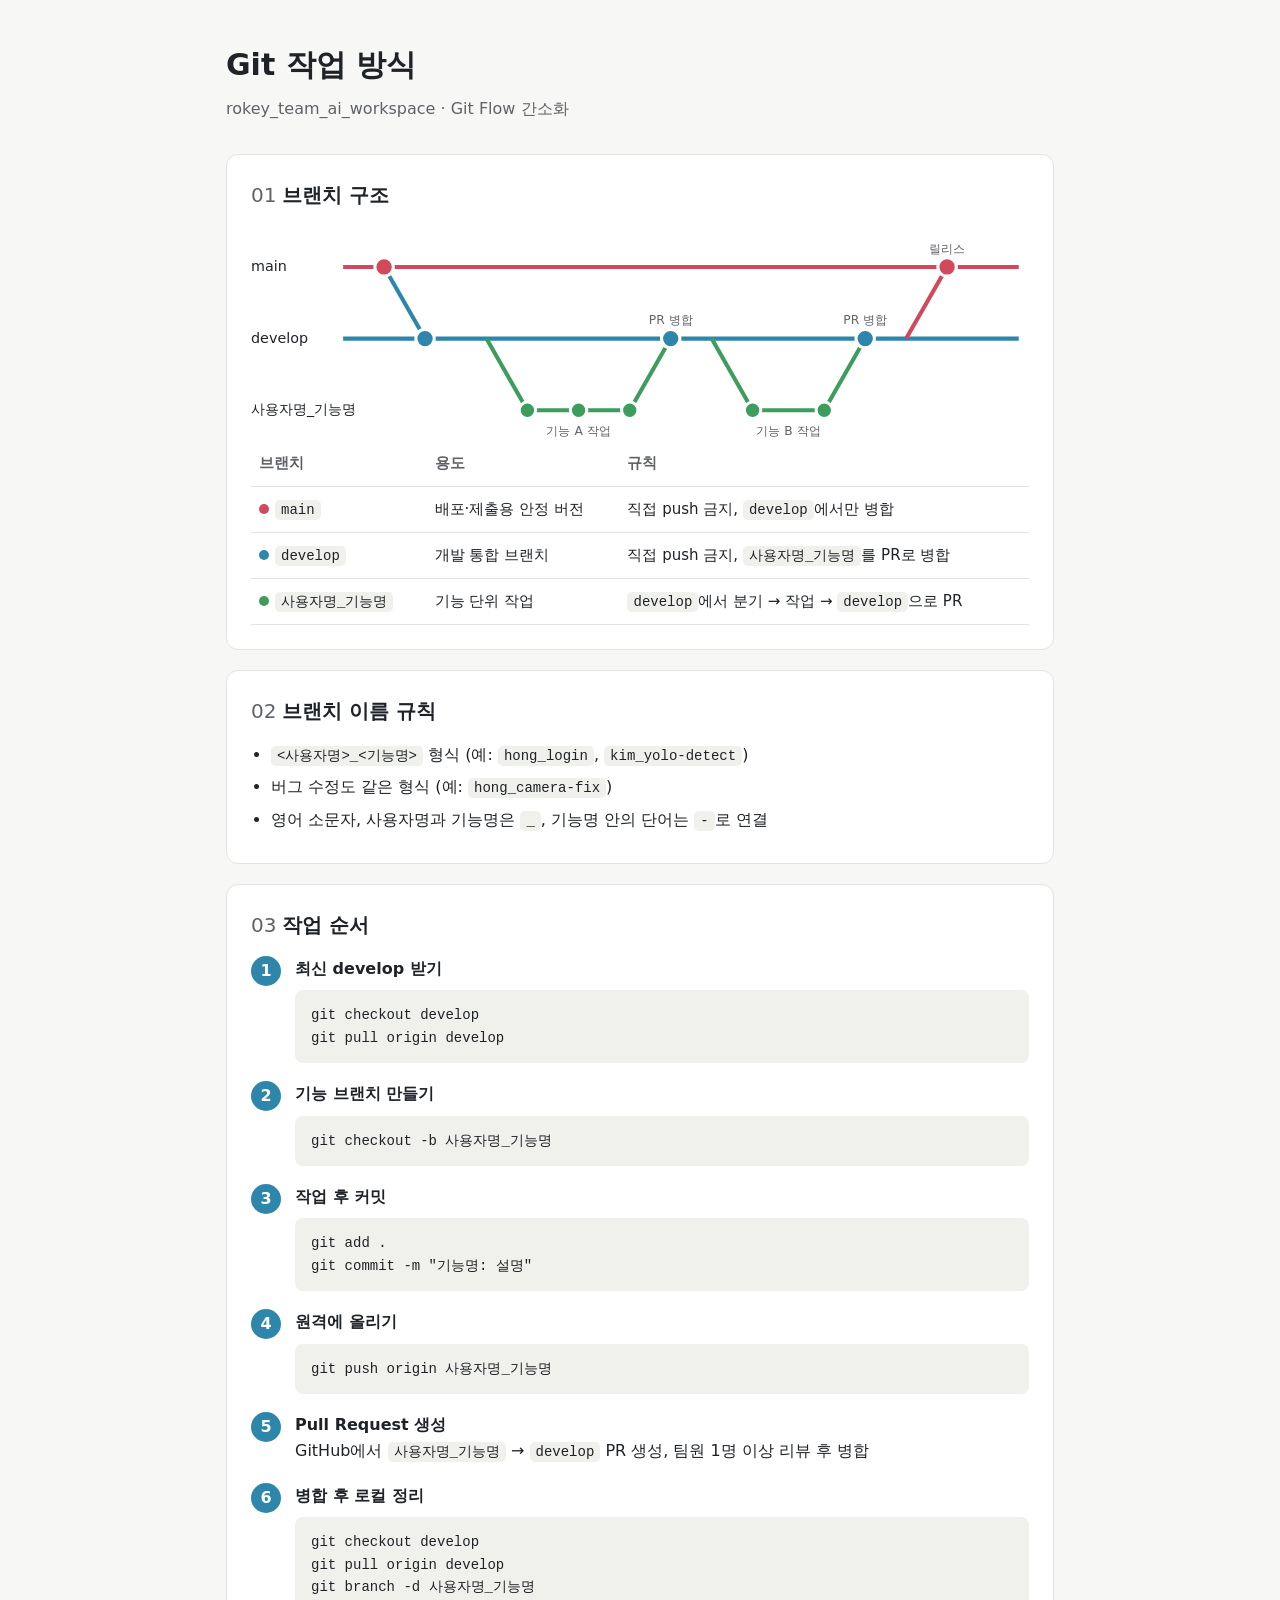
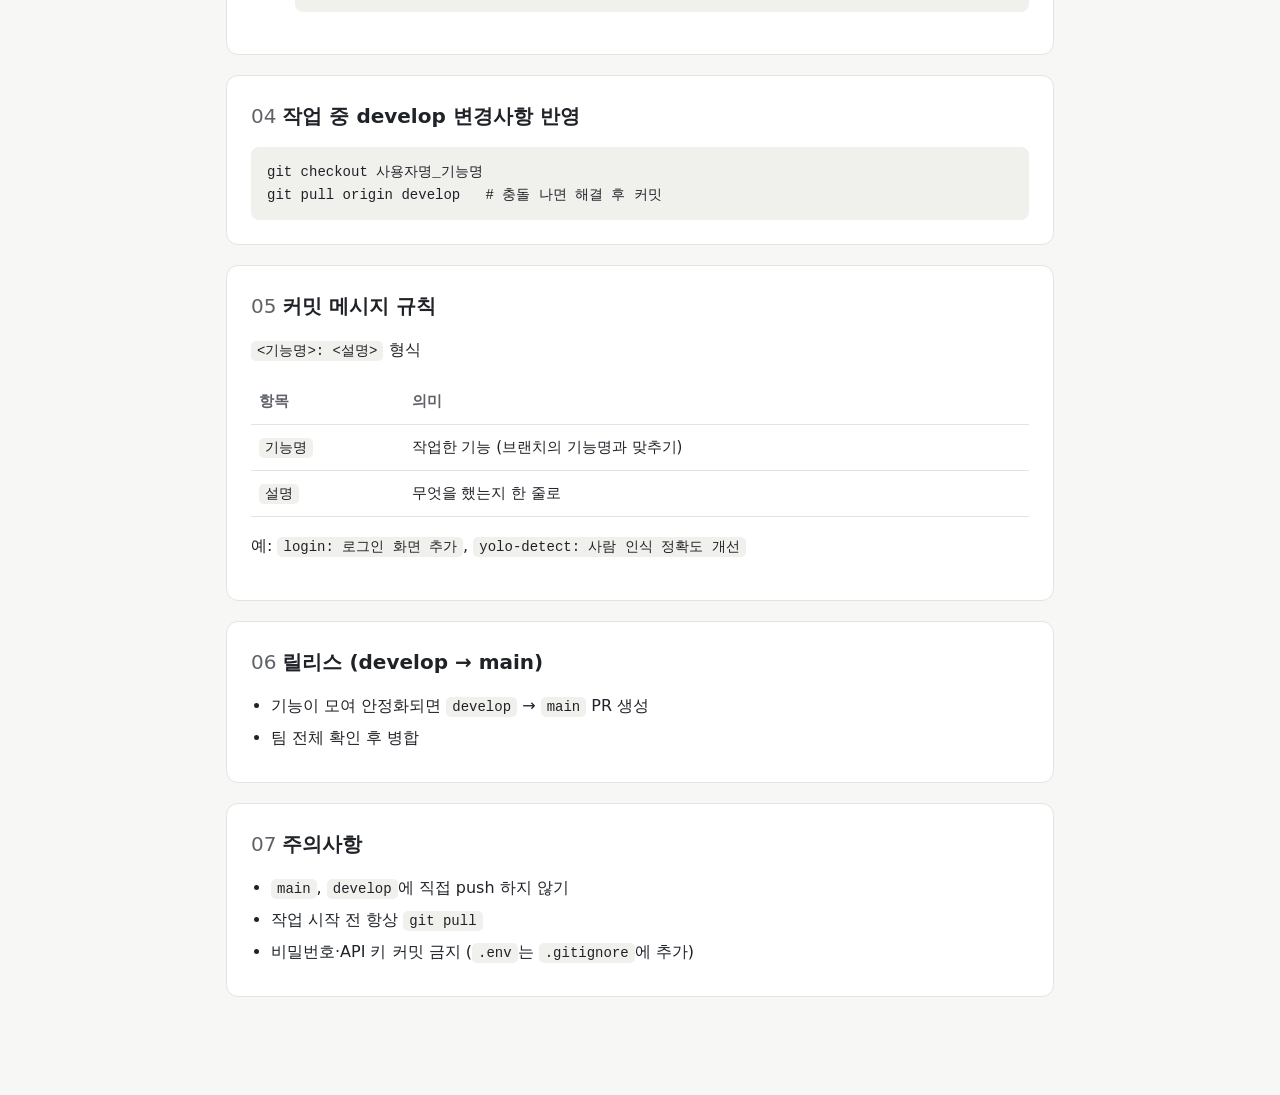
<file: docs/git-workflow.html>
<!doctype html>
<html lang="ko">
<head>
<meta charset="utf-8">
<meta name="viewport" content="width=device-width, initial-scale=1">
<title>Git 작업 방식</title>
<style>
:root {
  --bg: #f7f7f5; --card: #ffffff; --text: #1f2328; --muted: #5f6368; --line: #e3e3e0;
  --main: #d1495b; --dev: #2e86ab; --feat: #3c9d5d; --code-bg: #f0f0ec;
}
@media (prefers-color-scheme: dark) {
  :root { --bg: #16181c; --card: #1f2227; --text: #e8e8e6; --muted: #a0a4ab; --line: #33363c;
          --main: #ef6f7f; --dev: #5fb0d6; --feat: #6cc58a; --code-bg: #2a2d33; }
}
* { box-sizing: border-box; }
body { margin: 0; background: var(--bg); color: var(--text);
  font: 16px/1.65 "Pretendard", "Apple SD Gothic Neo", "Malgun Gothic", system-ui, sans-serif; }
main { max-width: 860px; margin: 0 auto; padding: 40px 16px 80px; }
h1 { font-size: 30px; margin: 0 0 6px; }
.sub { color: var(--muted); margin: 0 0 32px; }
section { background: var(--card); border: 1px solid var(--line); border-radius: 12px;
  padding: 24px; margin-bottom: 20px; }
h2 { font-size: 20px; margin: 0 0 14px; }
h2 .n { color: var(--muted); font-weight: 500; margin-right: 6px; }
table { width: 100%; border-collapse: collapse; font-size: 15px; }
th, td { text-align: left; padding: 10px 8px; border-bottom: 1px solid var(--line); vertical-align: top; }
th { color: var(--muted); font-weight: 600; }
code { background: var(--code-bg); padding: 2px 6px; border-radius: 5px; font-size: 14px;
  font-family: ui-monospace, Consolas, monospace; }
pre { background: var(--code-bg); padding: 14px 16px; border-radius: 8px; overflow-x: auto; margin: 8px 0 0;
  font: 14px/1.6 ui-monospace, Consolas, monospace; }
.dot { display: inline-block; width: 10px; height: 10px; border-radius: 50%; margin-right: 6px; }
.diagram { width: 100%; height: auto; display: block; }
ol.steps { list-style: none; padding: 0; margin: 0; counter-reset: s; }
ol.steps li { counter-increment: s; position: relative; padding: 0 0 18px 44px; }
ol.steps li::before { content: counter(s); position: absolute; left: 0; top: 0; width: 30px; height: 30px;
  border-radius: 50%; background: var(--dev); color: #fff; font-weight: 700; display: grid; place-items: center; }
ol.steps li b { display: block; }
ul.warn { margin: 0; padding-left: 20px; }
ul.warn li { margin-bottom: 6px; }
.table-wrap { overflow-x: auto; }
</style>
</head>
<body>
<main>
  <h1>Git 작업 방식</h1>
  <p class="sub">rokey_team_ai_workspace · Git Flow 간소화</p>

  <section>
    <h2><span class="n">01</span>브랜치 구조</h2>
    <svg class="diagram" viewBox="0 0 760 210" role="img" aria-label="main, develop, feature 브랜치 흐름도">
      <g font-size="14" font-family="system-ui, sans-serif" fill="var(--text)">
        <text x="0" y="44">main</text><text x="0" y="114">develop</text><text x="0" y="184">사용자명_기능명</text>
      </g>
      <g stroke-width="4" fill="none">
        <line x1="90" y1="40" x2="750" y2="40" stroke="var(--main)"/>
        <line x1="90" y1="110" x2="750" y2="110" stroke="var(--dev)"/>
        <path d="M130 40 L170 110" stroke="var(--dev)"/>
        <path d="M230 110 L270 180 L370 180 L410 110" stroke="var(--feat)"/>
        <path d="M450 110 L490 180 L560 180 L600 110" stroke="var(--feat)"/>
        <path d="M640 110 L680 40" stroke="var(--main)"/>
      </g>
      <g stroke="var(--card)" stroke-width="3">
        <circle cx="130" cy="40" r="9" fill="var(--main)"/><circle cx="680" cy="40" r="9" fill="var(--main)"/>
        <circle cx="170" cy="110" r="9" fill="var(--dev)"/><circle cx="410" cy="110" r="9" fill="var(--dev)"/>
        <circle cx="600" cy="110" r="9" fill="var(--dev)"/>
        <circle cx="270" cy="180" r="8" fill="var(--feat)"/><circle cx="320" cy="180" r="8" fill="var(--feat)"/>
        <circle cx="370" cy="180" r="8" fill="var(--feat)"/><circle cx="490" cy="180" r="8" fill="var(--feat)"/>
        <circle cx="560" cy="180" r="8" fill="var(--feat)"/>
      </g>
      <g font-size="12" font-family="system-ui, sans-serif" fill="var(--muted)" text-anchor="middle">
        <text x="320" y="204">기능 A 작업</text><text x="525" y="204">기능 B 작업</text>
        <text x="410" y="96">PR 병합</text><text x="600" y="96">PR 병합</text><text x="680" y="26">릴리스</text>
      </g>
    </svg>
    <div class="table-wrap">
    <table>
      <tr><th>브랜치</th><th>용도</th><th>규칙</th></tr>
      <tr><td><span class="dot" style="background:var(--main)"></span><code>main</code></td><td>배포·제출용 안정 버전</td><td>직접 push 금지, <code>develop</code>에서만 병합</td></tr>
      <tr><td><span class="dot" style="background:var(--dev)"></span><code>develop</code></td><td>개발 통합 브랜치</td><td>직접 push 금지, <code>사용자명_기능명</code>를 PR로 병합</td></tr>
      <tr><td><span class="dot" style="background:var(--feat)"></span><code>사용자명_기능명</code></td><td>기능 단위 작업</td><td><code>develop</code>에서 분기 → 작업 → <code>develop</code>으로 PR</td></tr>
    </table>
    </div>
  </section>

  <section>
    <h2><span class="n">02</span>브랜치 이름 규칙</h2>
    <ul class="warn">
      <li><code>&lt;사용자명&gt;_&lt;기능명&gt;</code> 형식 (예: <code>hong_login</code>, <code>kim_yolo-detect</code>)</li>
      <li>버그 수정도 같은 형식 (예: <code>hong_camera-fix</code>)</li>
      <li>영어 소문자, 사용자명과 기능명은 <code>_</code>, 기능명 안의 단어는 <code>-</code>로 연결</li>
    </ul>
  </section>

  <section>
    <h2><span class="n">03</span>작업 순서</h2>
    <ol class="steps">
      <li><b>최신 develop 받기</b><pre>git checkout develop
git pull origin develop</pre></li>
      <li><b>기능 브랜치 만들기</b><pre>git checkout -b 사용자명_기능명</pre></li>
      <li><b>작업 후 커밋</b><pre>git add .
git commit -m "기능명: 설명"</pre></li>
      <li><b>원격에 올리기</b><pre>git push origin 사용자명_기능명</pre></li>
      <li><b>Pull Request 생성</b>GitHub에서 <code>사용자명_기능명</code> → <code>develop</code> PR 생성, 팀원 1명 이상 리뷰 후 병합</li>
      <li><b>병합 후 로컬 정리</b><pre>git checkout develop
git pull origin develop
git branch -d 사용자명_기능명</pre></li>
    </ol>
  </section>

  <section>
    <h2><span class="n">04</span>작업 중 develop 변경사항 반영</h2>
    <pre>git checkout 사용자명_기능명
git pull origin develop   # 충돌 나면 해결 후 커밋</pre>
  </section>

  <section>
    <h2><span class="n">05</span>커밋 메시지 규칙</h2>
    <p style="margin-top:0"><code>&lt;기능명&gt;: &lt;설명&gt;</code> 형식</p>
    <table>
      <tr><th>항목</th><th>의미</th></tr>
      <tr><td><code>기능명</code></td><td>작업한 기능 (브랜치의 기능명과 맞추기)</td></tr>
      <tr><td><code>설명</code></td><td>무엇을 했는지 한 줄로</td></tr>
    </table>
    <p>예: <code>login: 로그인 화면 추가</code>, <code>yolo-detect: 사람 인식 정확도 개선</code></p>
  </section>

  <section>
    <h2><span class="n">06</span>릴리스 (develop → main)</h2>
    <ul class="warn">
      <li>기능이 모여 안정화되면 <code>develop</code> → <code>main</code> PR 생성</li>
      <li>팀 전체 확인 후 병합</li>
    </ul>
  </section>

  <section>
    <h2><span class="n">07</span>주의사항</h2>
    <ul class="warn">
      <li><code>main</code>, <code>develop</code>에 직접 push 하지 않기</li>
      <li>작업 시작 전 항상 <code>git pull</code></li>
      <li>비밀번호·API 키 커밋 금지 (<code>.env</code>는 <code>.gitignore</code>에 추가)</li>
    </ul>
  </section>
</main>
</body>
</html>
</file>
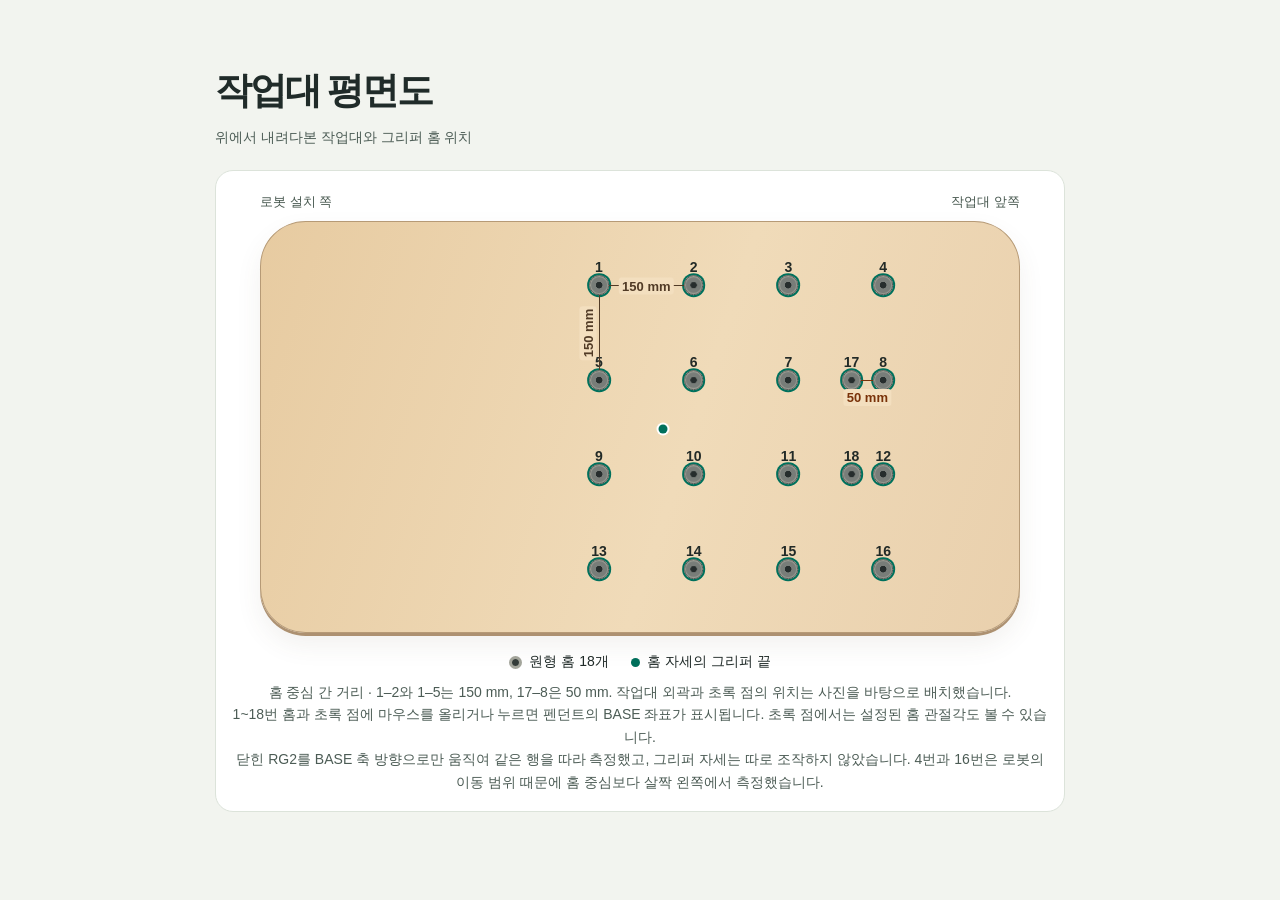
<file: docs/작업대 평면도.html>
<!doctype html>
<html lang="ko">
<head>
<meta charset="utf-8">
<meta name="viewport" content="width=device-width, initial-scale=1">
<title>작업대 평면도</title>
<style>
  :root { color-scheme: light; font-family: "Nanum Gothic", "Apple SD Gothic Neo", "Malgun Gothic", sans-serif; color: #202b29; background: #f2f4ef; }
  * { box-sizing: border-box; }
  body { margin: 0; }
  main { width: min(100% - 36px, 850px); margin: clamp(24px, 6vw, 66px) auto; }
  h1 { margin: 0 0 10px; font-size: clamp(24px, 4.5vw, 37px); letter-spacing: -.06em; }
  .intro, figcaption { color: #4c5c55; font-size: 14px; line-height: 1.6; }
  .intro { margin: 0 0 22px; }
  figure { margin: 0; background: #fff; border: 1px solid #dce3da; border-radius: 18px; padding: 22px 12px 18px; }
  .orientation { text-align: center; color: #45564d; font-size: 13px; }
  .board {
    position: relative; width: min(100% - 12px, 760px); aspect-ratio: 1200 / 650;
    margin: 10px auto 14px; border: 1px solid #b69a76; border-radius: 6% / 11%;
    background: linear-gradient(108deg,#e7cba1,#f0dbb9 56%,#e9d0ad);
    box-shadow: 0 3px 0 #ad9171, 0 12px 26px #5b493314;
  }
  .hole, .home { position: absolute; left: var(--x); top: var(--y); transform: translate(-50%, -50%); border-radius: 50%; }
  .hole { width: 2.6%; aspect-ratio: 1; border: 1px solid #55595a; background: radial-gradient(circle,#262d2d 0 24%,#787d79 28% 58%,#b0b0a4 74%); }
  .hole b { z-index: 1; position: absolute; left: 50%; bottom: calc(100% + 2px); transform: translateX(-50%); color: #222a27; font-size: clamp(9px, 1.8vw, 14px); line-height: 1; }
  button.hole, button.home { padding: 0; cursor: pointer; }
  .measured { box-shadow: 0 0 0 2px #00705c; }
  .measured::after { content: ""; position: absolute; inset: -4px -5px; }
  .measured:focus-visible { outline: 2px solid #00705c; outline-offset: 4px; }
  .reading { position: fixed; z-index: 5; pointer-events: none; max-width: calc(100vw - 16px); padding: 10px 12px; border-radius: 8px; background: #202b29; color: #fff; box-shadow: 0 4px 16px #0003; font-size: 13px; line-height: 1.55; font-variant-numeric: tabular-nums; }
  .reading strong, .reading span { display: block; }
  .reading span { white-space: nowrap; }
  .home { width: 9px; height: 9px; border: 0; background: #00705c; box-shadow: 0 0 0 2px #fff; }
  .home::after { inset: -7px; }
  .ends { display: flex; justify-content: space-between; width: min(100% - 12px, 760px); margin: auto; }
  .dim { position: absolute; color: #513b26; border-color: currentColor; border-style: solid; border-width: 0; }
  .dim.horizontal { left: calc(var(--start) + 1.3%); top: var(--offset); width: calc(var(--length) - 2.6%); height: 0; border-width: 1px 1px 0; }
  .dim.vertical { left: var(--offset); top: calc(var(--start) + 2.4%); width: 0; height: calc(var(--length) - 4.8%); border-width: 1px 0 1px 1px; }
  .dim span { background: #f3dfbf; border-radius: 3px; padding: 1px 3px; position: absolute; font-size: clamp(10px, 2.5vw, 13px); font-variant-numeric: tabular-nums; font-weight: 700; white-space: nowrap; }
  .horizontal span { left: 50%; top: 0; transform: translate(-50%, -50%); }
  .vertical span { left: -12px; top: 50%; transform: translate(-50%, -50%) rotate(-90deg); }
  .dim.small { color: #793209; }
  .small span { top: 8px; transform: translateX(-50%); }
  .legend { display: flex; flex-wrap: wrap; justify-content: center; gap: 10px 22px; margin: 20px 0 0; font-size: 14px; }
  .legend span { display: inline-flex; align-items: center; gap: 7px; }
  .key-hole, .key-home { display: inline-block; border-radius: 50%; }
  .key-hole { width: 13px; height: 13px; background: #898e86; border: 3px solid #a4a69c; box-shadow: inset 0 0 0 4px #343d3a; }
  .key-home { width: 9px; height: 9px; background: #00705c; }
  figcaption { margin: 10px auto 0; text-align: center; }
  @media print { body { background: white; } main { margin: 0 auto; } figure { break-inside: avoid; } * { print-color-adjust: exact; } }
</style>
</head>
<body>
<main>
  <h1>작업대 평면도</h1>
  <p class="intro">위에서 내려다본 작업대와 그리퍼 홈 위치</p>
  <figure>
    <div class="ends orientation"><span>로봇 설치 쪽</span><span>작업대 앞쪽</span></div>
    <div class="board" role="group" aria-label="가로 작업대. 원형 홈 18개. 1번과 2번, 1번과 5번의 중심 간격은 150 mm. 17번과 8번의 중심 간격은 50 mm. 초록 점은 홈 자세의 그리퍼 끝.">
      <button type="button" class="hole measured" style="--x:44.583333%;--y:15.384615%" aria-label="1번 홈" data-position="X 275.26 · Y 224.15 · Z 34.16 mm" data-orientation="A 171.55° · B 179.87° · C 172.22°"><b>1</b></button>
      <button type="button" class="hole measured" style="--x:57.083333%;--y:15.384615%" aria-label="2번 홈" data-position="X 426.11 · Y 223.19 · Z 34.23 mm" data-orientation="A 21.92° · B −179.89° · C 22.69°"><b>2</b></button>
      <button type="button" class="hole measured" style="--x:69.583333%;--y:15.384615%" aria-label="3번 홈" data-position="X 576.88 · Y 222.03 · Z 34.57 mm" data-orientation="A 143.99° · B −179.85° · C 144.90°"><b>3</b></button>
      <button type="button" class="hole measured" style="--x:82.083333%;--y:15.384615%" aria-label="4번 홈" data-position="X 713.40 · Y 222.19 · Z 35.69 mm" data-orientation="A 5.05° · B 179.09° · C 6.23°" data-note="홈 중심보다 살짝 왼쪽에서 측정"><b>4</b></button>
      <button type="button" class="hole measured" style="--x:44.583333%;--y:38.461538%" aria-label="5번 홈" data-position="X 276.44 · Y 75.81 · Z 33.99 mm" data-orientation="A 6.64° · B −179.65° · C 7.26°"><b>5</b></button>
      <button type="button" class="hole measured" style="--x:57.083333%;--y:38.461538%" aria-label="6번 홈" data-position="X 423.21 · Y 72.33 · Z 34.33 mm" data-orientation="A 30.81° · B −179.67° · C 31.56°"><b>6</b></button>
      <button type="button" class="hole measured" style="--x:69.583333%;--y:38.461538%" aria-label="7번 홈" data-position="X 577.11 · Y 72.39 · Z 34.60 mm" data-orientation="A 72.79° · B −179.75° · C 73.41°"><b>7</b></button>
      <button type="button" class="hole measured" style="--x:77.916667%;--y:38.461538%" aria-label="17번 홈" data-position="X 673.23 · Y 76.40 · Z 35.50 mm" data-orientation="A 88.79° · B −179.71° · C 89.33°"><b>17</b></button>
      <button type="button" class="hole measured" style="--x:82.083333%;--y:38.461538%" aria-label="8번 홈" data-position="X 724.14 · Y 73.22 · Z 35.14 mm" data-orientation="A 115.07° · B −179.63° · C 115.78°"><b>8</b></button>
      <button type="button" class="hole measured" style="--x:44.583333%;--y:61.538462%" aria-label="9번 홈" data-position="X 274.10 · Y −73.52 · Z 34.26 mm" data-orientation="A 48.58° · B 179.88° · C 49.72°"><b>9</b></button>
      <button type="button" class="hole measured" style="--x:57.083333%;--y:61.538462%" aria-label="10번 홈" data-position="X 426.49 · Y −74.47 · Z 34.35 mm" data-orientation="A 19.40° · B 179.79° · C 20.42°"><b>10</b></button>
      <button type="button" class="hole measured" style="--x:69.583333%;--y:61.538462%" aria-label="11번 홈" data-position="X 574.26 · Y −75.99 · Z 34.64 mm" data-orientation="A 178.16° · B −179.70° · C 179.05°"><b>11</b></button>
      <button type="button" class="hole measured" style="--x:77.916667%;--y:61.538462%" aria-label="18번 홈" data-position="X 673.22 · Y −77.82 · Z 36.05 mm" data-orientation="A 86.68° · B −179.71° · C 87.41°"><b>18</b></button>
      <button type="button" class="hole measured" style="--x:82.083333%;--y:61.538462%" aria-label="12번 홈" data-position="X 723.83 · Y −75.62 · Z 35.36 mm" data-orientation="A 74.08° · B −179.80° · C 74.54°"><b>12</b></button>
      <button type="button" class="hole measured" style="--x:44.583333%;--y:84.615385%" aria-label="13번 홈" data-position="X 274.78 · Y −218.37 · Z 34.22 mm" data-orientation="A 145.75° · B 179.90° · C 146.65°"><b>13</b></button>
      <button type="button" class="hole measured" style="--x:57.083333%;--y:84.615385%" aria-label="14번 홈" data-position="X 424.78 · Y −225.32 · Z 34.28 mm" data-orientation="A 142.93° · B 179.93° · C 143.70°"><b>14</b></button>
      <button type="button" class="hole measured" style="--x:69.583333%;--y:84.615385%" aria-label="15번 홈" data-position="X 573.35 · Y −227.09 · Z 35.01 mm" data-orientation="A 44.09° · B −179.91° · C 44.73°"><b>15</b></button>
      <button type="button" class="hole measured" style="--x:82.083333%;--y:84.615385%" aria-label="16번 홈" data-position="X 695.42 · Y −223.46 · Z 36.08 mm" data-orientation="A 80.78° · B −179.80° · C 81.29°" data-note="홈 중심보다 살짝 왼쪽에서 측정"><b>16</b></button>
      <button type="button" class="home measured" style="--x:53%;--y:50.5%" aria-label="로봇 홈 위치" data-position="X 367.41 · Y 3.06 · Z 219.28 mm" data-orientation="A 140.70° · B 179.97° · C 141.21°" data-note="설정 홈 J1~J6 (°) · 0, 0, 90, 0, 90, 0"></button>
      <div class="dim horizontal" style="--start:44.583333%;--length:12.5%;--offset:15.384615%"><span>150 mm</span></div>
      <div class="dim vertical" style="--start:15.384615%;--length:23.076923%;--offset:44.583333%"><span>150 mm</span></div>
      <div class="dim horizontal small" style="--start:77.916667%;--length:4.166666%;--offset:38.461538%"><span>50 mm</span></div>
    </div>
    <div class="legend">
      <span><i class="key-hole" aria-hidden="true"></i> 원형 홈 18개</span>
      <span><i class="key-home" aria-hidden="true"></i> 홈 자세의 그리퍼 끝</span>
    </div>
    <figcaption>
      홈 중심 간 거리 · 1–2와 1–5는 150 mm, 17–8은 50 mm. 작업대 외곽과 초록 점의 위치는 사진을 바탕으로 배치했습니다.<br>
      1~18번 홈과 초록 점에 마우스를 올리거나 누르면 펜던트의 BASE 좌표가 표시됩니다. 초록 점에서는 설정된 홈 관절각도 볼 수 있습니다.<br>
      닫힌 RG2를 BASE 축 방향으로만 움직여 같은 행을 따라 측정했고, 그리퍼 자세는 따로 조작하지 않았습니다. 4번과 16번은 로봇의 이동 범위 때문에 홈 중심보다 살짝 왼쪽에서 측정했습니다.
    </figcaption>
  </figure>
  <div id="reading" class="reading" role="tooltip" hidden>
    <strong></strong><span></span><span></span><small></small>
  </div>
</main>
<script>
  const reading = document.querySelector('#reading');
  let activeHole = null;

  function hideReading() {
    activeHole?.removeAttribute('aria-describedby');
    activeHole = null;
    reading.hidden = true;
  }

  function showReading(hole) {
    hideReading();
    activeHole = hole;
    const [heading, position, orientation, note] = reading.children;
    heading.textContent = hole.getAttribute('aria-label') + ' · BASE';
    position.textContent = hole.dataset.position;
    orientation.textContent = hole.dataset.orientation;
    note.textContent = hole.dataset.note || '';
    reading.hidden = false;
    hole.setAttribute('aria-describedby', reading.id);

    const bounds = hole.getBoundingClientRect();
    const left = bounds.left + (bounds.width - reading.offsetWidth) / 2;
    const below = bounds.bottom + 8;
    reading.style.left = Math.max(8, Math.min(left, window.innerWidth - reading.offsetWidth - 8)) + 'px';
    reading.style.top = (below + reading.offsetHeight < window.innerHeight
      ? below : Math.max(8, bounds.top - reading.offsetHeight - 8)) + 'px';
  }

  for (const hole of document.querySelectorAll('.measured')) {
    hole.addEventListener('pointerenter', event => {
      if (event.pointerType !== 'touch') showReading(hole);
    });
    hole.addEventListener('pointerleave', event => {
      if (event.pointerType !== 'touch' && activeHole === hole) hideReading();
    });
    hole.addEventListener('focus', () => showReading(hole));
    hole.addEventListener('blur', () => {
      if (activeHole === hole) hideReading();
    });
    hole.addEventListener('click', () => showReading(hole));
  }
  document.addEventListener('click', event => {
    if (!event.target.closest('.measured')) hideReading();
  });
  document.addEventListener('keydown', event => {
    if (event.key === 'Escape') hideReading();
  });
  window.addEventListener('resize', hideReading);
  window.addEventListener('scroll', hideReading);
</script>
</body>
</html>
</file>
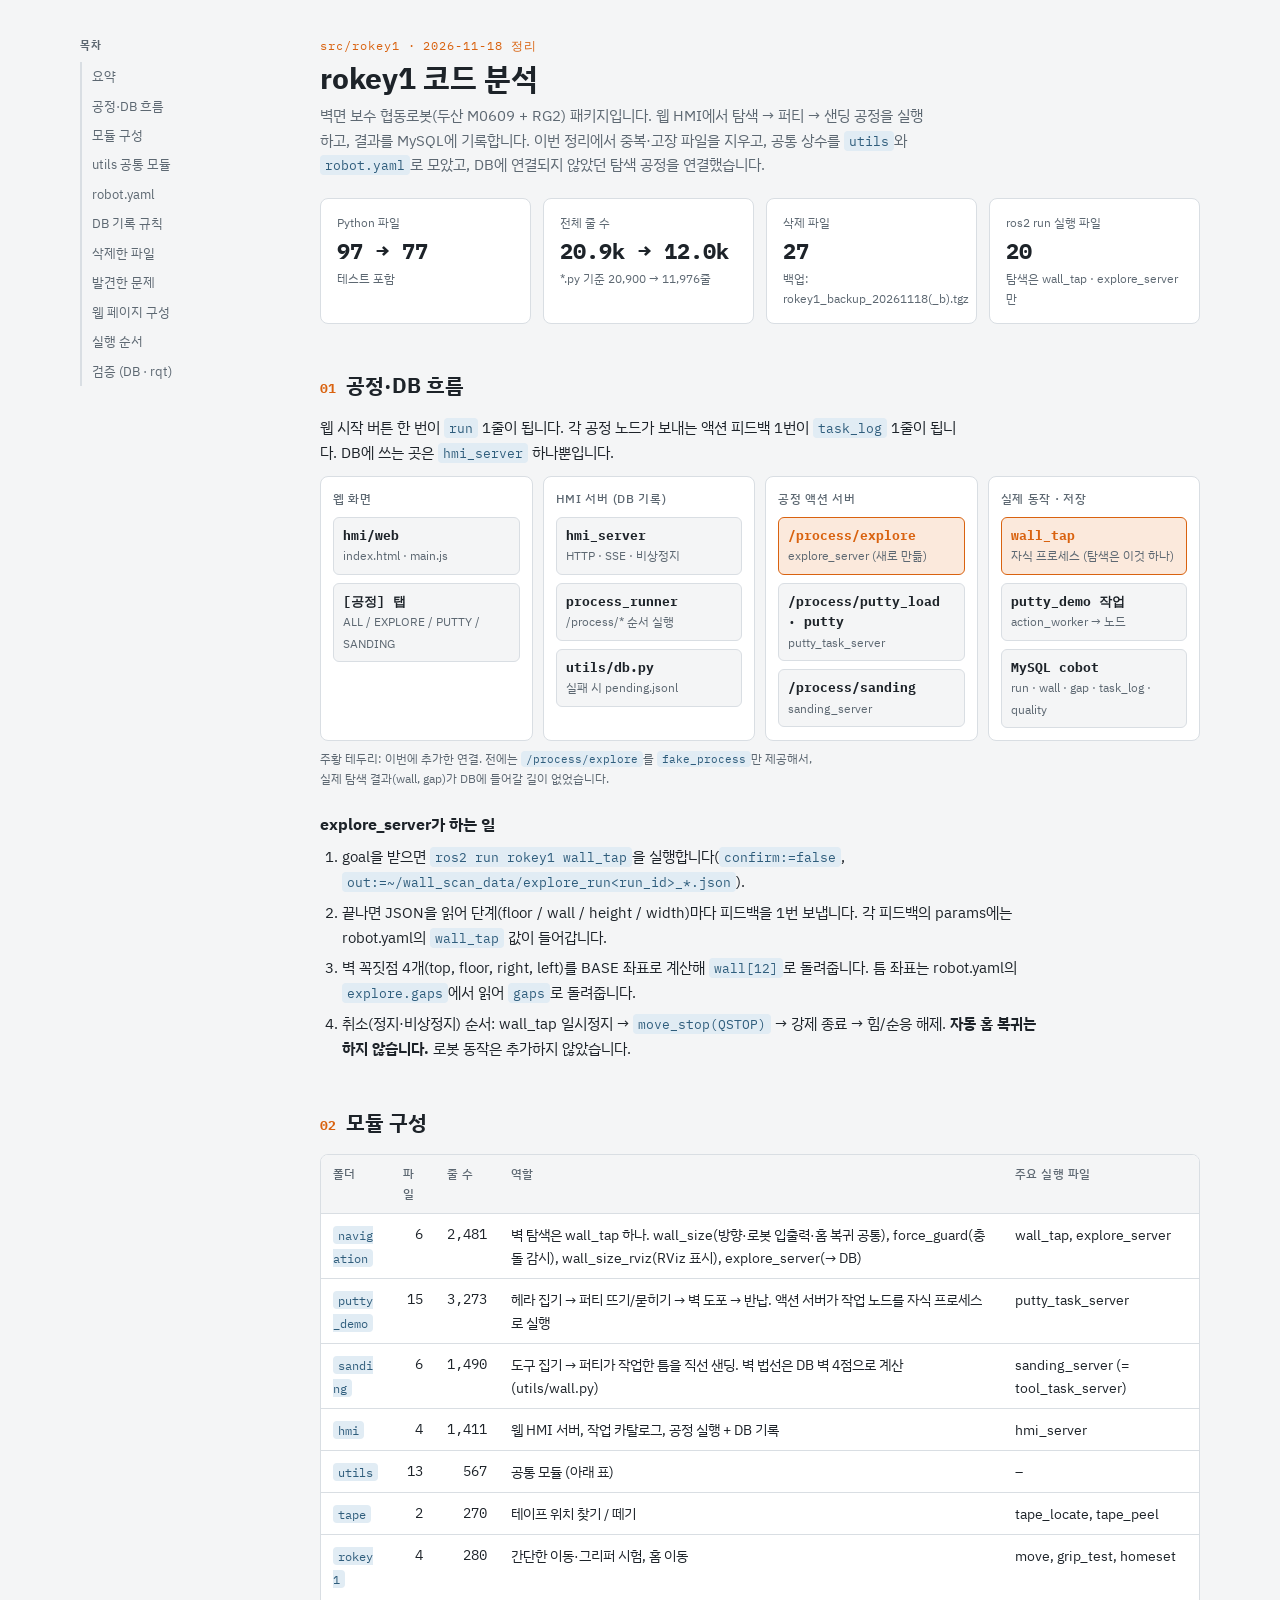
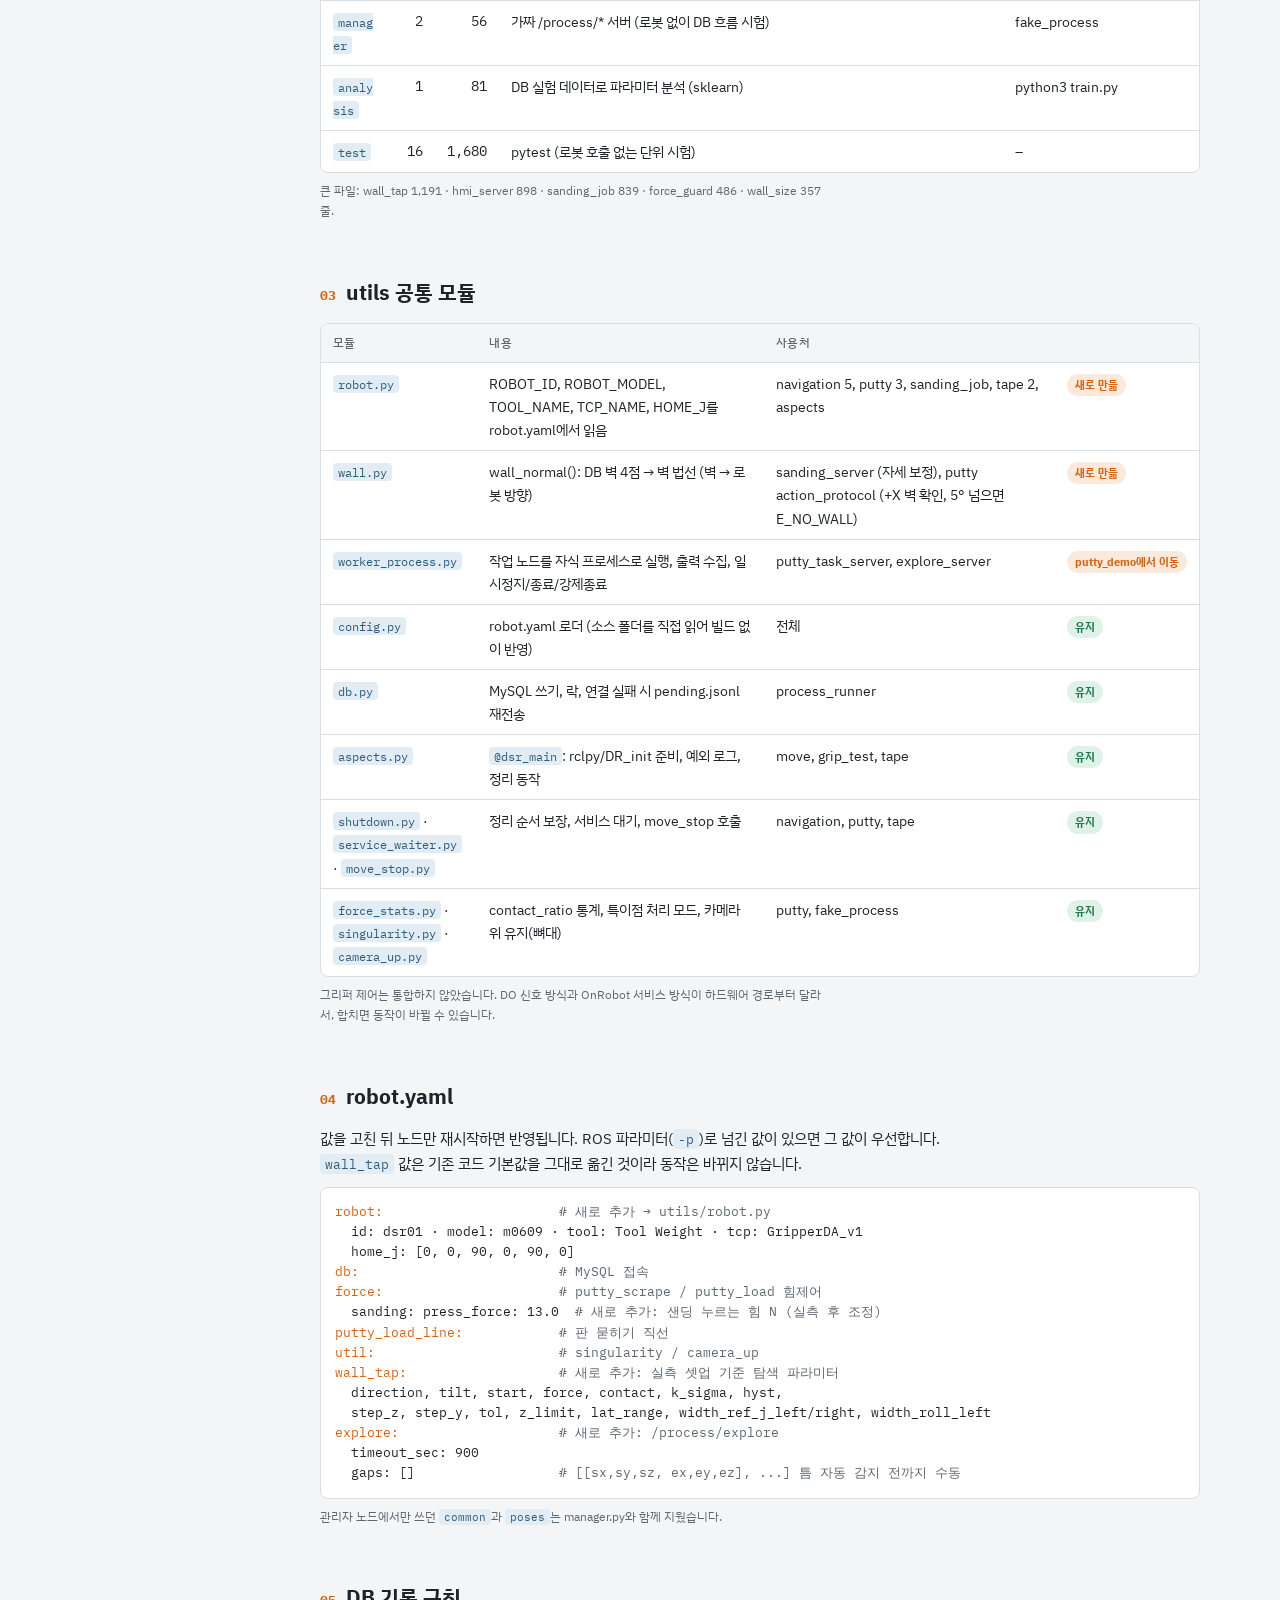
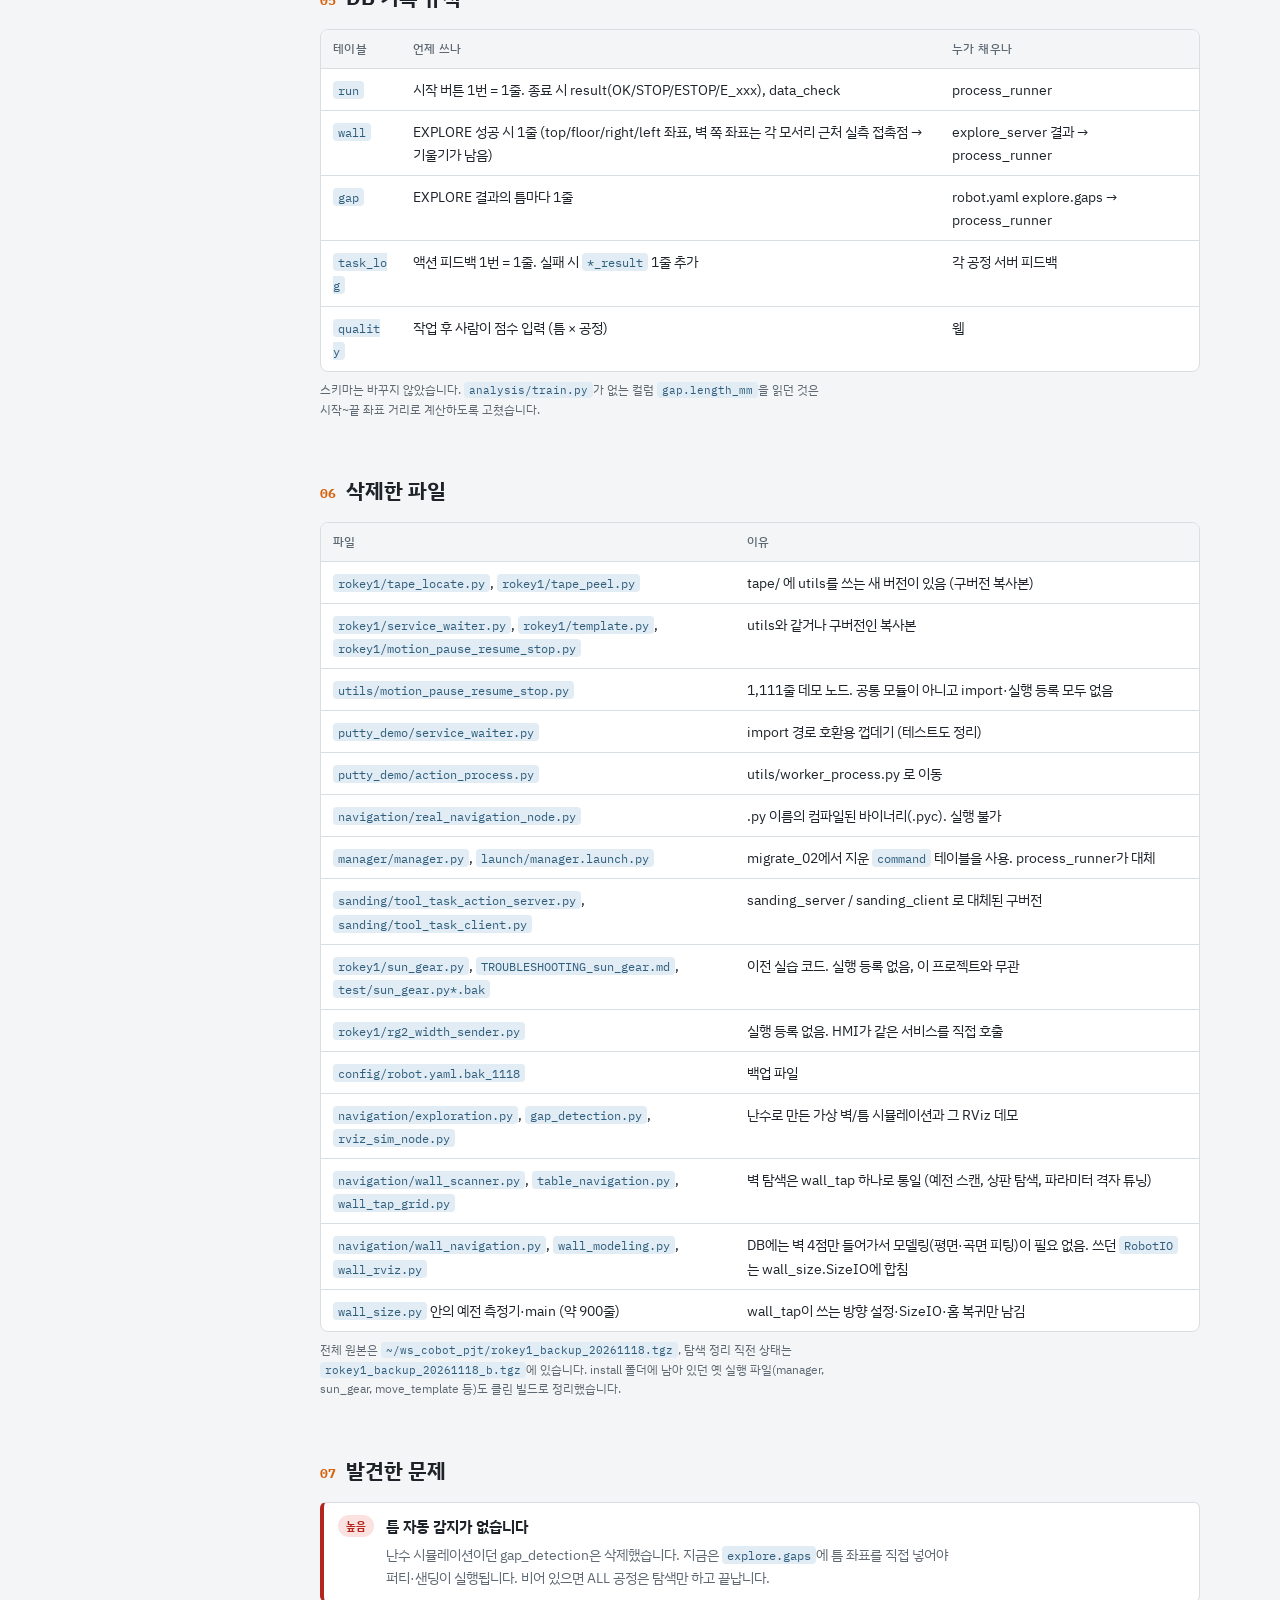
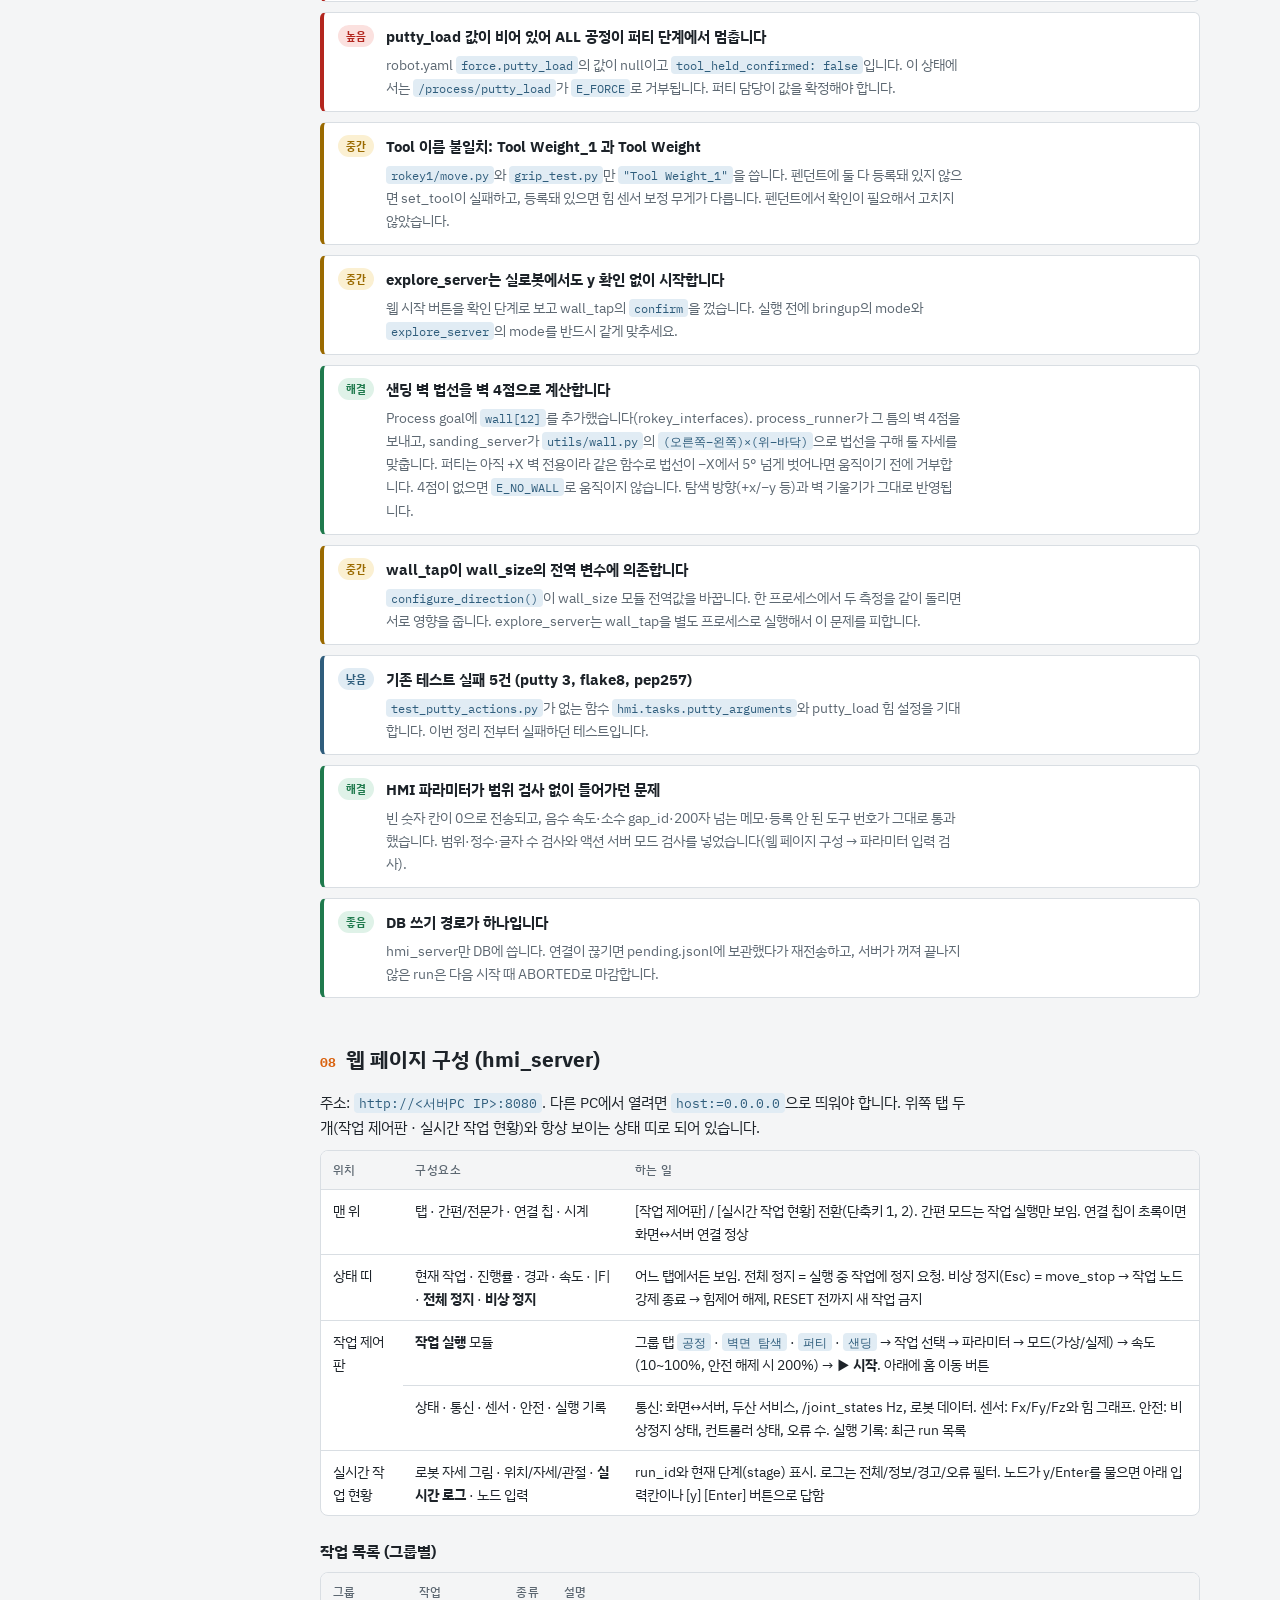
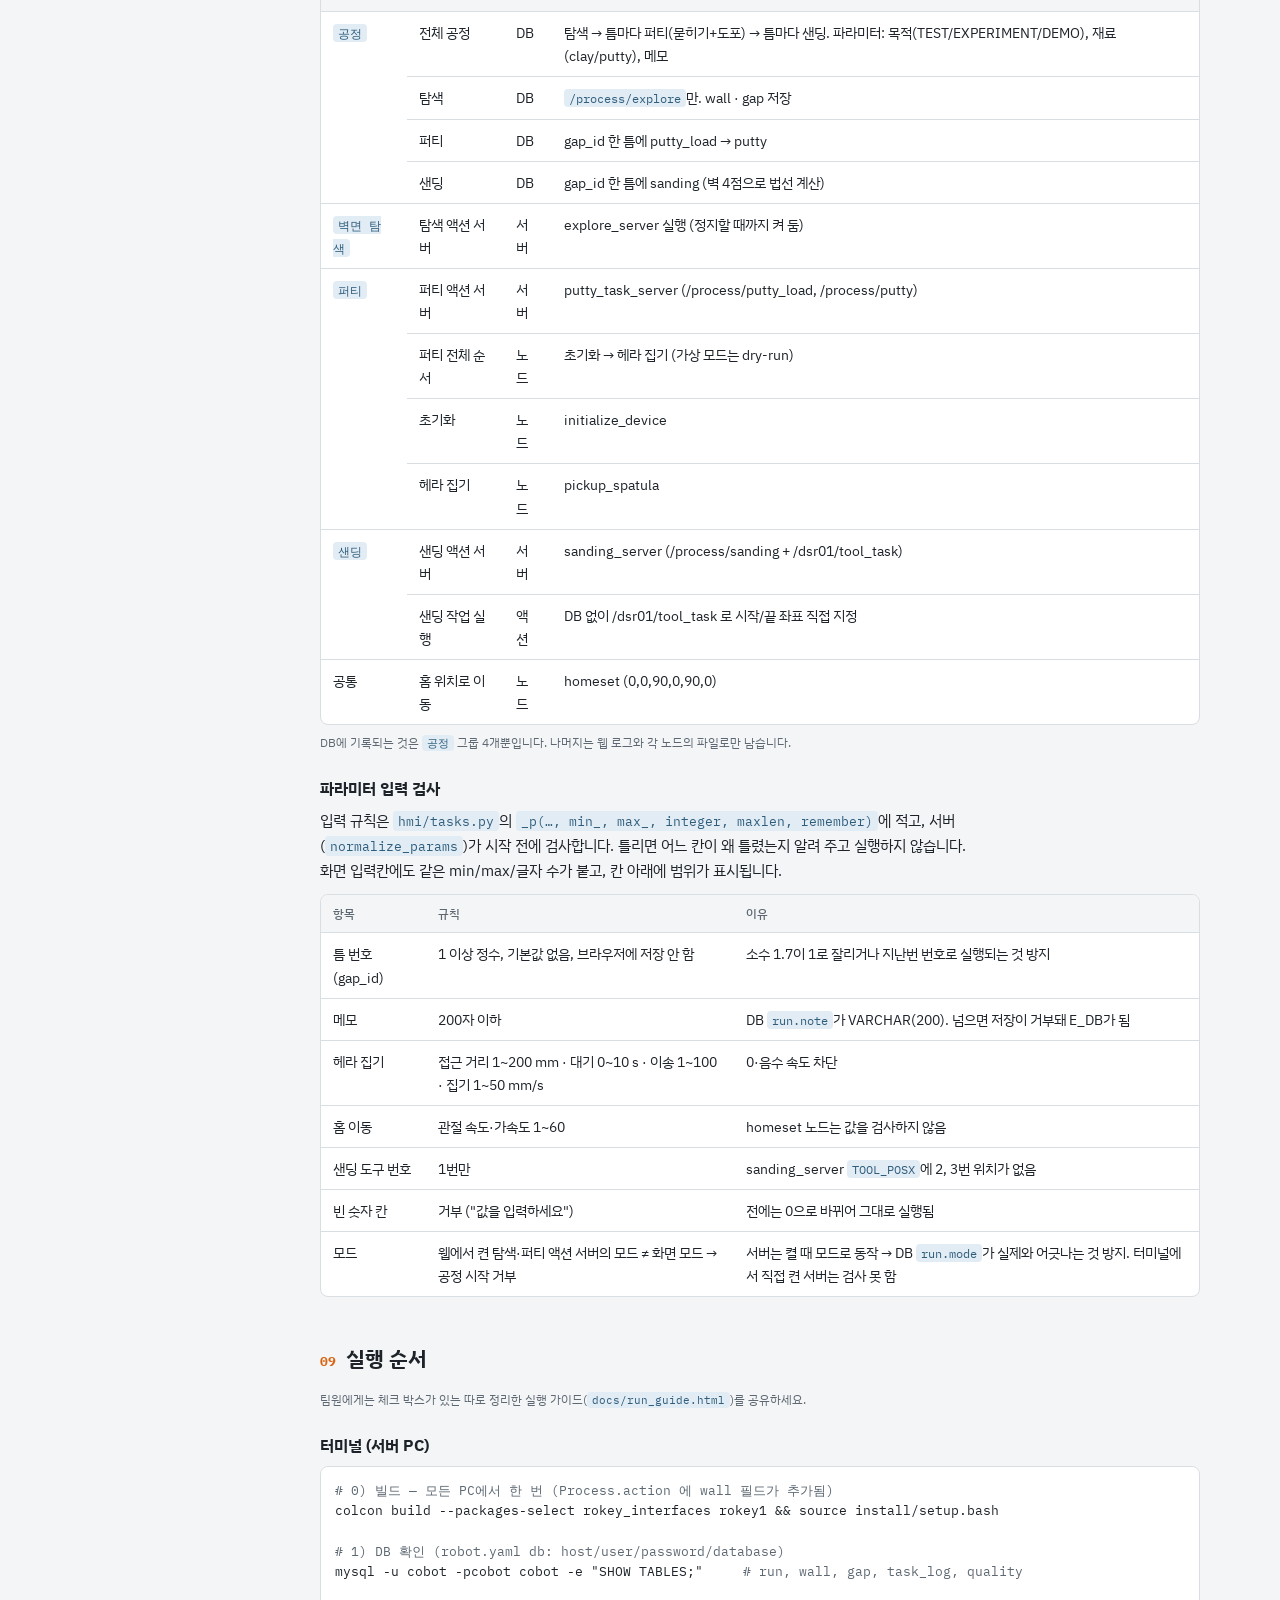
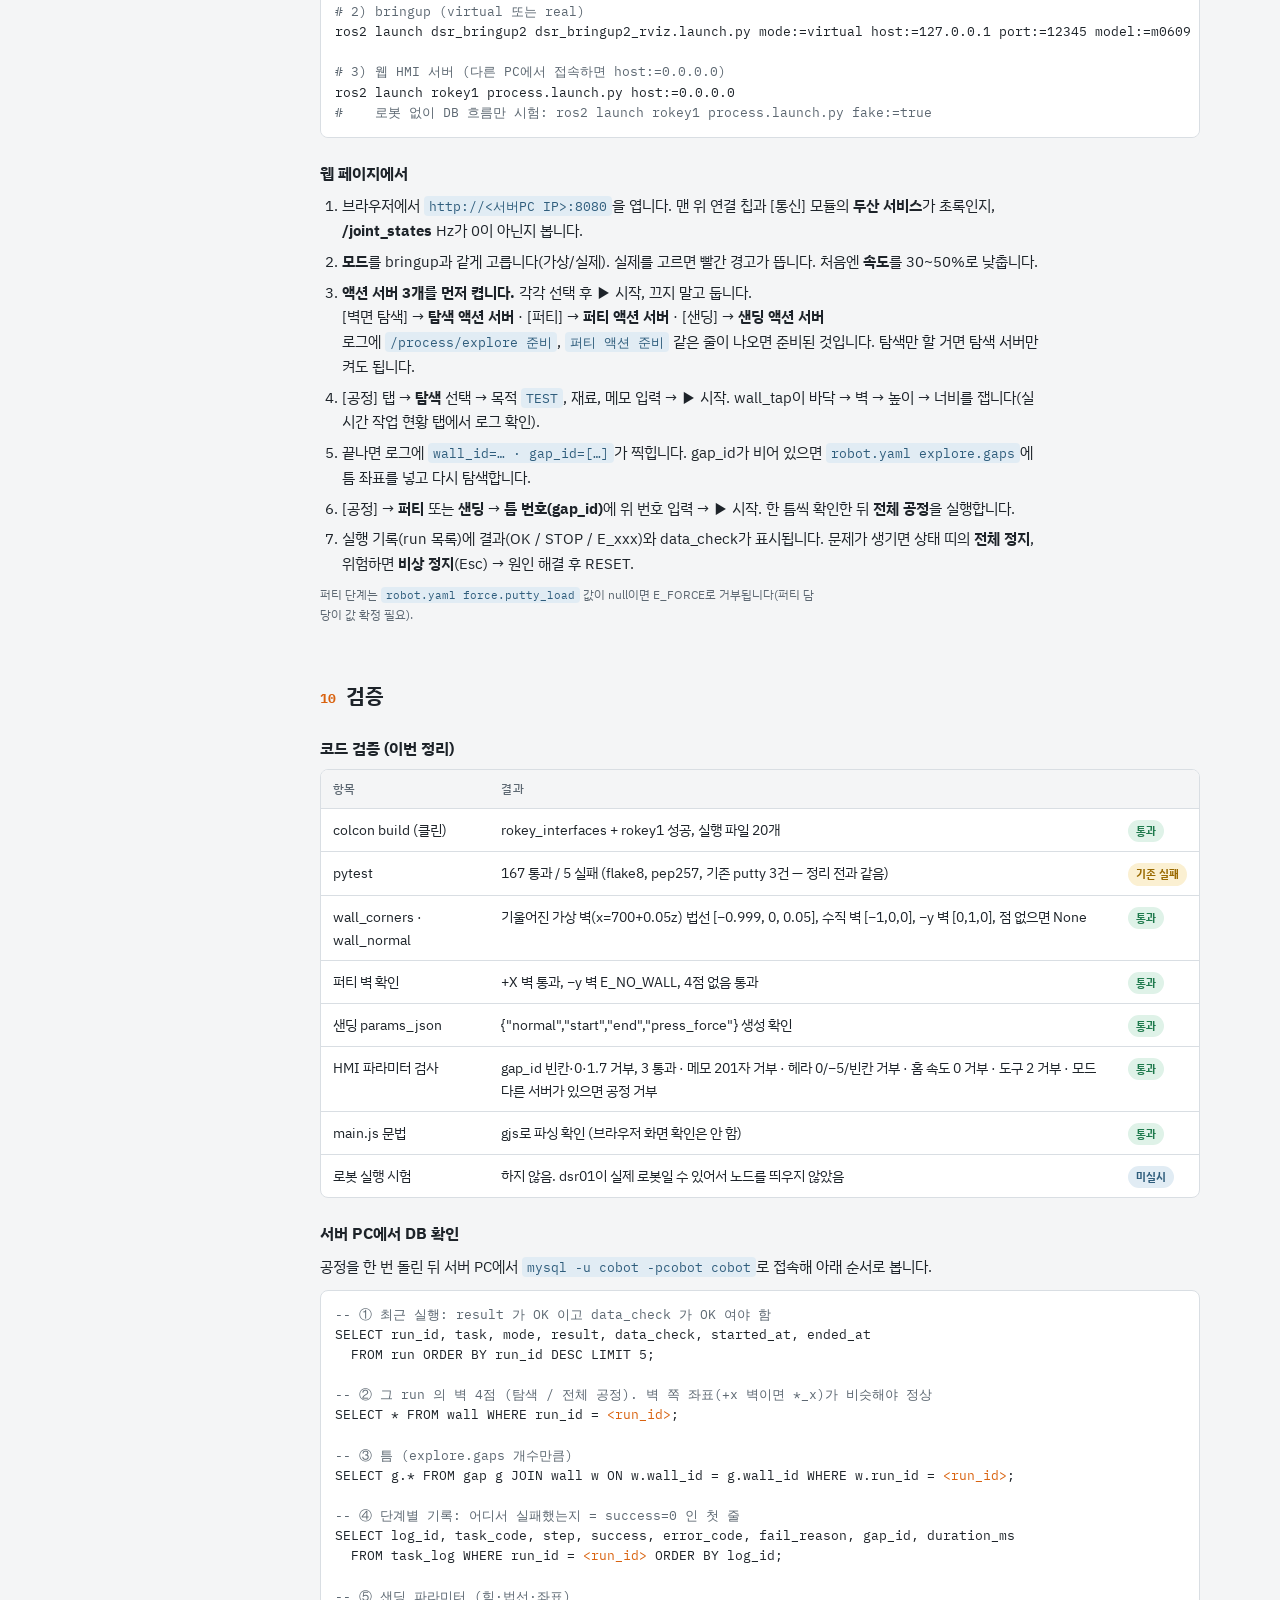
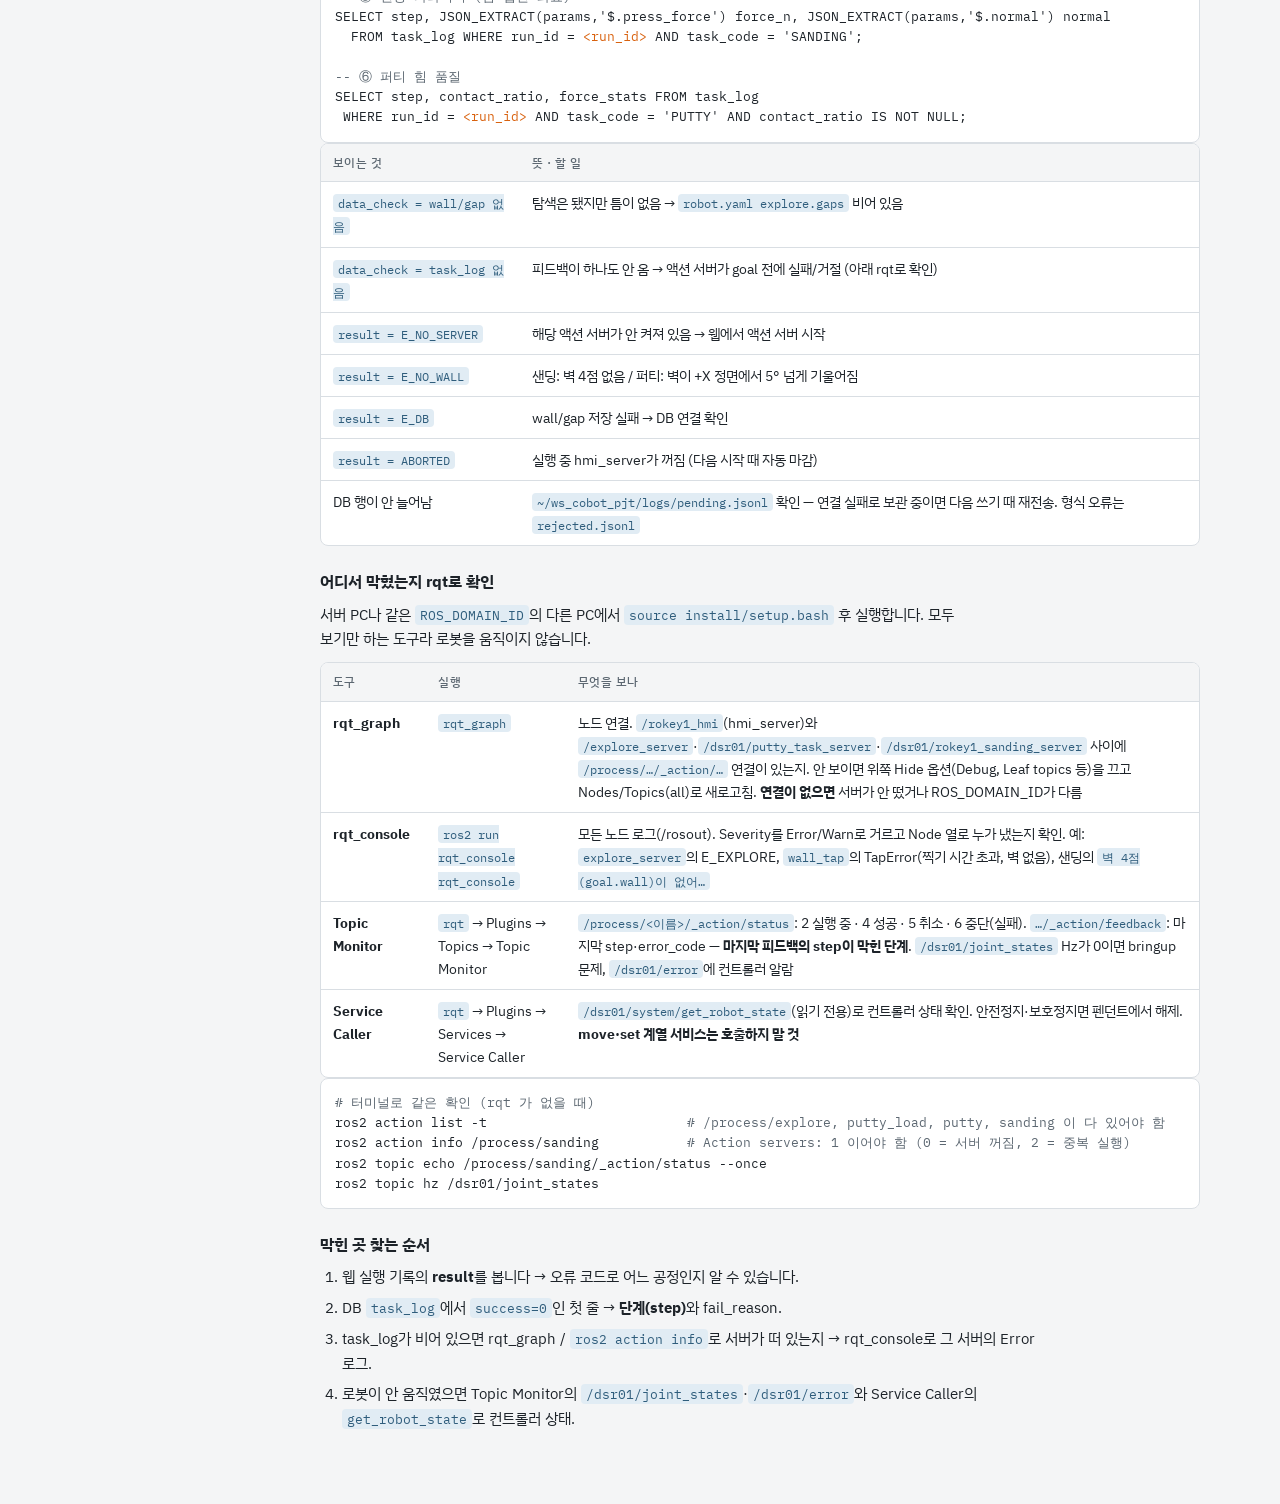
<file: 협동-1_ROS2_자동화공정/dosc/rokey1_code_analysis.html>
<!doctype html>
<html lang="ko">
<meta charset="utf-8">
<meta name="viewport" content="width=device-width, initial-scale=1">
<title>rokey1 코드 분석</title>
<meta name="claude:viewport-fit-sides" content="cover">
<link rel="preconnect" href="https://fonts.googleapis.com">
<link rel="stylesheet" href="https://fonts.googleapis.com/css2?family=IBM+Plex+Sans+KR:wght@400;500;700&family=IBM+Plex+Mono:wght@400;500&display=swap">
<style>
/* 레이아웃: 좌측 목차 + 본문 한 줄기. 공정 흐름도는 가로 스테이지, 좁으면 세로로 쌓임 */
:root{
  --bg:#f4f5f6; --surface:#ffffff; --fg:#1d2329; --muted:#5d6872; --line:#d9dee3;
  --accent:#d9620f; --accent-soft:#fbe9dc; --steel:#2f5d7c; --steel-soft:#e1ecf4;
  --ok:#1f7a4d; --ok-soft:#dff2e8; --warn:#9a6a00; --warn-soft:#fbf0d2; --bad:#b3261e; --bad-soft:#fbe1df;
  --sans:'IBM Plex Sans KR',system-ui,-apple-system,'Malgun Gothic',sans-serif;
  --mono:'IBM Plex Mono',ui-monospace,SFMono-Regular,Menlo,monospace;
}
@media (prefers-color-scheme:dark){:root:not([data-theme="light"]){
  --bg:#14181c; --surface:#1c2227; --fg:#e6eaee; --muted:#9aa5ae; --line:#2f373e;
  --accent:#ff8a3d; --accent-soft:#3a2516; --steel:#7fb3d6; --steel-soft:#1d2e3b;
  --ok:#5fd19a; --ok-soft:#173226; --warn:#e8bf5a; --warn-soft:#352a12; --bad:#ff8a80; --bad-soft:#3b1d1b; color-scheme:dark}}
:root[data-theme="dark"]{
  --bg:#14181c; --surface:#1c2227; --fg:#e6eaee; --muted:#9aa5ae; --line:#2f373e;
  --accent:#ff8a3d; --accent-soft:#3a2516; --steel:#7fb3d6; --steel-soft:#1d2e3b;
  --ok:#5fd19a; --ok-soft:#173226; --warn:#e8bf5a; --warn-soft:#352a12; --bad:#ff8a80; --bad-soft:#3b1d1b; color-scheme:dark}
*{box-sizing:border-box}
body{background:var(--bg);color:var(--fg);font-family:var(--sans);font-size:15px;line-height:1.65;
  padding-left:max(16px,env(safe-area-inset-left,0px));padding-right:max(16px,env(safe-area-inset-right,0px));padding-block:28px 64px}
.wrap{max-width:1120px;margin:0 auto;display:grid;grid-template-columns:200px minmax(0,1fr);gap:40px}
nav{position:sticky;top:calc(env(safe-area-inset-top,0px) + 20px);align-self:start;font-size:13px}
nav b{display:block;font-size:11px;letter-spacing:.12em;color:var(--muted);margin-bottom:8px}
nav a{display:block;color:var(--muted);text-decoration:none;padding:4px 0 4px 10px;border-left:2px solid var(--line)}
nav a:hover,nav a:focus-visible{color:var(--accent);border-left-color:var(--accent);outline:none}
main{min-width:0;display:flex;flex-direction:column;gap:44px}
header h1{font-size:30px;line-height:1.2;margin:4px 0 8px;text-wrap:balance}
.eyebrow{font-family:var(--mono);font-size:12px;letter-spacing:.08em;color:var(--accent)}
.lede{color:var(--muted);max-width:68ch;margin:0}
h2{font-size:21px;margin:0 0 14px;text-wrap:balance;display:flex;align-items:baseline;gap:10px}
h2 .n{font-family:var(--mono);font-size:13px;color:var(--accent)}
h3{font-size:16px;margin:22px 0 8px}
p{margin:0 0 10px;max-width:72ch}
code,.mono{font-family:var(--mono);font-size:.88em}
code{background:var(--steel-soft);color:var(--steel);padding:1px 5px;border-radius:4px;word-break:break-word}
.stats{display:grid;grid-template-columns:repeat(4,minmax(0,1fr));gap:12px;margin-top:20px}
.stat{background:var(--surface);border:1px solid var(--line);border-radius:8px;padding:14px 16px}
.stat span{display:block;font-size:12px;color:var(--muted)}
.stat b{font-family:var(--mono);font-size:22px;font-variant-numeric:tabular-nums}
.stat small{display:block;font-size:12px;color:var(--muted)}
.tbl{overflow-x:auto;border:1px solid var(--line);border-radius:8px;background:var(--surface)}
table{border-collapse:collapse;width:100%;font-size:14px;min-width:560px}
th,td{text-align:left;padding:9px 12px;border-bottom:1px solid var(--line);vertical-align:top}
th{font-size:12px;letter-spacing:.04em;color:var(--muted);font-weight:500;background:var(--bg)}
tr:last-child td{border-bottom:0}
td.num{font-family:var(--mono);font-variant-numeric:tabular-nums;text-align:right;white-space:nowrap}
.pill{display:inline-block;font-size:11px;font-weight:700;padding:2px 8px;border-radius:999px;white-space:nowrap}
.p-new{background:var(--accent-soft);color:var(--accent)}
.p-ok{background:var(--ok-soft);color:var(--ok)}
.p-warn{background:var(--warn-soft);color:var(--warn)}
.p-bad{background:var(--bad-soft);color:var(--bad)}
.p-info{background:var(--steel-soft);color:var(--steel)}
/* 흐름도 */
.flow{display:grid;grid-template-columns:repeat(4,minmax(0,1fr));gap:10px;align-items:stretch}
.stage{background:var(--surface);border:1px solid var(--line);border-radius:8px;padding:12px;display:flex;flex-direction:column;gap:8px;min-width:0}
.stage h4{margin:0;font-size:12px;letter-spacing:.06em;color:var(--muted);font-weight:500}
.node{border:1px solid var(--line);border-radius:6px;padding:7px 9px;font-size:13px;background:var(--bg)}
.node b{display:block;font-family:var(--mono);font-size:12.5px;word-break:break-word}
.node small{color:var(--muted);font-size:12px}
.node.hot{border-color:var(--accent);background:var(--accent-soft)}
.node.hot b{color:var(--accent)}
.legend{font-size:12px;color:var(--muted);margin-top:8px}
/* 이슈 */
.issues{display:flex;flex-direction:column;gap:10px}
.issue{background:var(--surface);border:1px solid var(--line);border-left:4px solid var(--line);border-radius:6px;padding:12px 14px;display:grid;grid-template-columns:auto minmax(0,1fr);gap:4px 12px}
.issue.bad{border-left-color:var(--bad)} .issue.warn{border-left-color:var(--warn)} .issue.info{border-left-color:var(--steel)} .issue.ok{border-left-color:var(--ok)}
.issue .pill{grid-row:span 2;align-self:start}
.issue b{font-size:14.5px}
.issue p{margin:0;font-size:14px;color:var(--muted)}
pre{background:var(--surface);border:1px solid var(--line);border-radius:8px;padding:14px;overflow-x:auto;font-family:var(--mono);font-size:13px;line-height:1.55;margin:0}
pre .c{color:var(--muted)}
pre .k{color:var(--accent)}
ol.steps{margin:0;padding-left:22px;display:flex;flex-direction:column;gap:6px;max-width:80ch}
@media (max-width:860px){
  .wrap{grid-template-columns:minmax(0,1fr)}
  nav{position:static;display:flex;flex-wrap:wrap;gap:4px 12px}
  nav b{width:100%}
  nav a{border-left:0;padding:2px 0}
  .flow{grid-template-columns:minmax(0,1fr)}
  .stats{grid-template-columns:repeat(2,minmax(0,1fr))}
}
@media (prefers-reduced-motion:reduce){*{scroll-behavior:auto!important}}
html{scroll-behavior:smooth}
</style>

<div class="wrap">
<nav aria-label="목차">
  <b>목차</b>
  <a href="#summary">요약</a>
  <a href="#flow">공정·DB 흐름</a>
  <a href="#modules">모듈 구성</a>
  <a href="#utils">utils 공통 모듈</a>
  <a href="#yaml">robot.yaml</a>
  <a href="#db">DB 기록 규칙</a>
  <a href="#deleted">삭제한 파일</a>
  <a href="#issues">발견한 문제</a>
  <a href="#web">웹 페이지 구성</a>
  <a href="#run">실행 순서</a>
  <a href="#verify">검증 (DB · rqt)</a>
</nav>

<main>
<header id="summary">
  <div class="eyebrow">src/rokey1 · 2026-11-18 정리</div>
  <h1>rokey1 코드 분석</h1>
  <p class="lede">벽면 보수 협동로봇(두산 M0609 + RG2) 패키지입니다. 웹 HMI에서 탐색 → 퍼티 → 샌딩 공정을 실행하고, 결과를 MySQL에 기록합니다. 이번 정리에서 중복·고장 파일을 지우고, 공통 상수를 <code>utils</code>와 <code>robot.yaml</code>로 모았고, DB에 연결되지 않았던 탐색 공정을 연결했습니다.</p>
  <div class="stats">
    <div class="stat"><span>Python 파일</span><b>97 → 77</b><small>테스트 포함</small></div>
    <div class="stat"><span>전체 줄 수</span><b>20.9k → 12.0k</b><small>*.py 기준 20,900 → 11,976줄</small></div>
    <div class="stat"><span>삭제 파일</span><b>27</b><small>백업: rokey1_backup_20261118(_b).tgz</small></div>
    <div class="stat"><span>ros2 run 실행 파일</span><b>20</b><small>탐색은 wall_tap · explore_server만</small></div>
  </div>
</header>

<section id="flow">
  <h2><span class="n">01</span>공정·DB 흐름</h2>
  <p>웹 시작 버튼 한 번이 <code>run</code> 1줄이 됩니다. 각 공정 노드가 보내는 액션 피드백 1번이 <code>task_log</code> 1줄이 됩니다. DB에 쓰는 곳은 <code>hmi_server</code> 하나뿐입니다.</p>
  <div class="flow">
    <div class="stage"><h4>웹 화면</h4>
      <div class="node"><b>hmi/web</b><small>index.html · main.js</small></div>
      <div class="node"><b>[공정] 탭</b><small>ALL / EXPLORE / PUTTY / SANDING</small></div>
    </div>
    <div class="stage"><h4>HMI 서버 (DB 기록)</h4>
      <div class="node"><b>hmi_server</b><small>HTTP · SSE · 비상정지</small></div>
      <div class="node"><b>process_runner</b><small>/process/* 순서 실행</small></div>
      <div class="node"><b>utils/db.py</b><small>실패 시 pending.jsonl</small></div>
    </div>
    <div class="stage"><h4>공정 액션 서버</h4>
      <div class="node hot"><b>/process/explore</b><small>explore_server (새로 만듦)</small></div>
      <div class="node"><b>/process/putty_load · putty</b><small>putty_task_server</small></div>
      <div class="node"><b>/process/sanding</b><small>sanding_server</small></div>
    </div>
    <div class="stage"><h4>실제 동작 · 저장</h4>
      <div class="node hot"><b>wall_tap</b><small>자식 프로세스 (탐색은 이것 하나)</small></div>
      <div class="node"><b>putty_demo 작업</b><small>action_worker → 노드</small></div>
      <div class="node"><b>MySQL cobot</b><small>run · wall · gap · task_log · quality</small></div>
    </div>
  </div>
  <p class="legend">주황 테두리: 이번에 추가한 연결. 전에는 <code>/process/explore</code>를 <code>fake_process</code>만 제공해서, 실제 탐색 결과(wall, gap)가 DB에 들어갈 길이 없었습니다.</p>

  <h3>explore_server가 하는 일</h3>
  <ol class="steps">
    <li>goal을 받으면 <code>ros2 run rokey1 wall_tap</code>을 실행합니다(<code>confirm:=false</code>, <code>out:=~/wall_scan_data/explore_run&lt;run_id&gt;_*.json</code>).</li>
    <li>끝나면 JSON을 읽어 단계(floor / wall / height / width)마다 피드백을 1번 보냅니다. 각 피드백의 params에는 robot.yaml의 <code>wall_tap</code> 값이 들어갑니다.</li>
    <li>벽 꼭짓점 4개(top, floor, right, left)를 BASE 좌표로 계산해 <code>wall[12]</code>로 돌려줍니다. 틈 좌표는 robot.yaml의 <code>explore.gaps</code>에서 읽어 <code>gaps</code>로 돌려줍니다.</li>
    <li>취소(정지·비상정지) 순서: wall_tap 일시정지 → <code>move_stop(QSTOP)</code> → 강제 종료 → 힘/순응 해제. <b>자동 홈 복귀는 하지 않습니다.</b> 로봇 동작은 추가하지 않았습니다.</li>
  </ol>
</section>

<section id="modules">
  <h2><span class="n">02</span>모듈 구성</h2>
  <div class="tbl"><table>
    <thead><tr><th>폴더</th><th>파일</th><th>줄 수</th><th>역할</th><th>주요 실행 파일</th></tr></thead>
    <tbody>
      <tr><td><code>navigation</code></td><td class="num">6</td><td class="num">2,481</td><td>벽 탐색은 wall_tap 하나. wall_size(방향·로봇 입출력·홈 복귀 공통), force_guard(충돌 감시), wall_size_rviz(RViz 표시), explore_server(→ DB)</td><td>wall_tap, explore_server</td></tr>
      <tr><td><code>putty_demo</code></td><td class="num">15</td><td class="num">3,273</td><td>헤라 집기 → 퍼티 뜨기/묻히기 → 벽 도포 → 반납. 액션 서버가 작업 노드를 자식 프로세스로 실행</td><td>putty_task_server</td></tr>
      <tr><td><code>sanding</code></td><td class="num">6</td><td class="num">1,490</td><td>도구 집기 → 퍼티가 작업한 틈을 직선 샌딩. 벽 법선은 DB 벽 4점으로 계산(utils/wall.py)</td><td>sanding_server (= tool_task_server)</td></tr>
      <tr><td><code>hmi</code></td><td class="num">4</td><td class="num">1,411</td><td>웹 HMI 서버, 작업 카탈로그, 공정 실행 + DB 기록</td><td>hmi_server</td></tr>
      <tr><td><code>utils</code></td><td class="num">13</td><td class="num">567</td><td>공통 모듈 (아래 표)</td><td>–</td></tr>
      <tr><td><code>tape</code></td><td class="num">2</td><td class="num">270</td><td>테이프 위치 찾기 / 떼기</td><td>tape_locate, tape_peel</td></tr>
      <tr><td><code>rokey1</code></td><td class="num">4</td><td class="num">280</td><td>간단한 이동·그리퍼 시험, 홈 이동</td><td>move, grip_test, homeset</td></tr>
      <tr><td><code>manager</code></td><td class="num">2</td><td class="num">56</td><td>가짜 /process/* 서버 (로봇 없이 DB 흐름 시험)</td><td>fake_process</td></tr>
      <tr><td><code>analysis</code></td><td class="num">1</td><td class="num">81</td><td>DB 실험 데이터로 파라미터 분석 (sklearn)</td><td>python3 train.py</td></tr>
      <tr><td><code>test</code></td><td class="num">16</td><td class="num">1,680</td><td>pytest (로봇 호출 없는 단위 시험)</td><td>–</td></tr>
    </tbody>
  </table></div>
  <p class="legend">큰 파일: wall_tap 1,191 · hmi_server 898 · sanding_job 839 · force_guard 486 · wall_size 357줄.</p>
</section>

<section id="utils">
  <h2><span class="n">03</span>utils 공통 모듈</h2>
  <div class="tbl"><table>
    <thead><tr><th>모듈</th><th>내용</th><th>사용처</th><th></th></tr></thead>
    <tbody>
      <tr><td><code>robot.py</code></td><td>ROBOT_ID, ROBOT_MODEL, TOOL_NAME, TCP_NAME, HOME_J를 robot.yaml에서 읽음</td><td>navigation 5, putty 3, sanding_job, tape 2, aspects</td><td><span class="pill p-new">새로 만듦</span></td></tr>
      <tr><td><code>wall.py</code></td><td>wall_normal(): DB 벽 4점 → 벽 법선 (벽 → 로봇 방향)</td><td>sanding_server (자세 보정), putty action_protocol (+X 벽 확인, 5° 넘으면 E_NO_WALL)</td><td><span class="pill p-new">새로 만듦</span></td></tr>
      <tr><td><code>worker_process.py</code></td><td>작업 노드를 자식 프로세스로 실행, 출력 수집, 일시정지/종료/강제종료</td><td>putty_task_server, explore_server</td><td><span class="pill p-new">putty_demo에서 이동</span></td></tr>
      <tr><td><code>config.py</code></td><td>robot.yaml 로더 (소스 폴더를 직접 읽어 빌드 없이 반영)</td><td>전체</td><td><span class="pill p-ok">유지</span></td></tr>
      <tr><td><code>db.py</code></td><td>MySQL 쓰기, 락, 연결 실패 시 pending.jsonl 재전송</td><td>process_runner</td><td><span class="pill p-ok">유지</span></td></tr>
      <tr><td><code>aspects.py</code></td><td><code>@dsr_main</code>: rclpy/DR_init 준비, 예외 로그, 정리 동작</td><td>move, grip_test, tape</td><td><span class="pill p-ok">유지</span></td></tr>
      <tr><td><code>shutdown.py</code> · <code>service_waiter.py</code> · <code>move_stop.py</code></td><td>정리 순서 보장, 서비스 대기, move_stop 호출</td><td>navigation, putty, tape</td><td><span class="pill p-ok">유지</span></td></tr>
      <tr><td><code>force_stats.py</code> · <code>singularity.py</code> · <code>camera_up.py</code></td><td>contact_ratio 통계, 특이점 처리 모드, 카메라 위 유지(뼈대)</td><td>putty, fake_process</td><td><span class="pill p-ok">유지</span></td></tr>
    </tbody>
  </table></div>
  <p class="legend">그리퍼 제어는 통합하지 않았습니다. DO 신호 방식과 OnRobot 서비스 방식이 하드웨어 경로부터 달라서, 합치면 동작이 바뀔 수 있습니다.</p>
</section>

<section id="yaml">
  <h2><span class="n">04</span>robot.yaml</h2>
  <p>값을 고친 뒤 노드만 재시작하면 반영됩니다. ROS 파라미터(<code>-p</code>)로 넘긴 값이 있으면 그 값이 우선합니다. <code>wall_tap</code> 값은 기존 코드 기본값을 그대로 옮긴 것이라 동작은 바뀌지 않습니다.</p>
<pre><span class="k">robot:</span>                      <span class="c"># 새로 추가 → utils/robot.py</span>
  id: dsr01 · model: m0609 · tool: Tool Weight · tcp: GripperDA_v1
  home_j: [0, 0, 90, 0, 90, 0]
<span class="k">db:</span>                         <span class="c"># MySQL 접속</span>
<span class="k">force:</span>                      <span class="c"># putty_scrape / putty_load 힘제어</span>
  sanding: press_force: 13.0  <span class="c"># 새로 추가: 샌딩 누르는 힘 N (실측 후 조정)</span>
<span class="k">putty_load_line:</span>            <span class="c"># 판 묻히기 직선</span>
<span class="k">util:</span>                       <span class="c"># singularity / camera_up</span>
<span class="k">wall_tap:</span>                   <span class="c"># 새로 추가: 실측 셋업 기준 탐색 파라미터</span>
  direction, tilt, start, force, contact, k_sigma, hyst,
  step_z, step_y, tol, z_limit, lat_range, width_ref_j_left/right, width_roll_left
<span class="k">explore:</span>                    <span class="c"># 새로 추가: /process/explore</span>
  timeout_sec: 900
  gaps: []                  <span class="c"># [[sx,sy,sz, ex,ey,ez], ...] 틈 자동 감지 전까지 수동</span></pre>
  <p class="legend">관리자 노드에서만 쓰던 <code>common</code>과 <code>poses</code>는 manager.py와 함께 지웠습니다.</p>
</section>

<section id="db">
  <h2><span class="n">05</span>DB 기록 규칙</h2>
  <div class="tbl"><table>
    <thead><tr><th>테이블</th><th>언제 쓰나</th><th>누가 채우나</th></tr></thead>
    <tbody>
      <tr><td><code>run</code></td><td>시작 버튼 1번 = 1줄. 종료 시 result(OK/STOP/ESTOP/E_xxx), data_check</td><td>process_runner</td></tr>
      <tr><td><code>wall</code></td><td>EXPLORE 성공 시 1줄 (top/floor/right/left 좌표, 벽 쪽 좌표는 각 모서리 근처 실측 접촉점 → 기울기가 남음)</td><td>explore_server 결과 → process_runner</td></tr>
      <tr><td><code>gap</code></td><td>EXPLORE 결과의 틈마다 1줄</td><td>robot.yaml explore.gaps → process_runner</td></tr>
      <tr><td><code>task_log</code></td><td>액션 피드백 1번 = 1줄. 실패 시 <code>*_result</code> 1줄 추가</td><td>각 공정 서버 피드백</td></tr>
      <tr><td><code>quality</code></td><td>작업 후 사람이 점수 입력 (틈 × 공정)</td><td>웹</td></tr>
    </tbody>
  </table></div>
  <p class="legend">스키마는 바꾸지 않았습니다. <code>analysis/train.py</code>가 없는 컬럼 <code>gap.length_mm</code>을 읽던 것은 시작~끝 좌표 거리로 계산하도록 고쳤습니다.</p>
</section>

<section id="deleted">
  <h2><span class="n">06</span>삭제한 파일</h2>
  <div class="tbl"><table>
    <thead><tr><th>파일</th><th>이유</th></tr></thead>
    <tbody>
      <tr><td><code>rokey1/tape_locate.py</code>, <code>rokey1/tape_peel.py</code></td><td>tape/ 에 utils를 쓰는 새 버전이 있음 (구버전 복사본)</td></tr>
      <tr><td><code>rokey1/service_waiter.py</code>, <code>rokey1/template.py</code>, <code>rokey1/motion_pause_resume_stop.py</code></td><td>utils와 같거나 구버전인 복사본</td></tr>
      <tr><td><code>utils/motion_pause_resume_stop.py</code></td><td>1,111줄 데모 노드. 공통 모듈이 아니고 import·실행 등록 모두 없음</td></tr>
      <tr><td><code>putty_demo/service_waiter.py</code></td><td>import 경로 호환용 껍데기 (테스트도 정리)</td></tr>
      <tr><td><code>putty_demo/action_process.py</code></td><td>utils/worker_process.py 로 이동</td></tr>
      <tr><td><code>navigation/real_navigation_node.py</code></td><td>.py 이름의 컴파일된 바이너리(.pyc). 실행 불가</td></tr>
      <tr><td><code>manager/manager.py</code>, <code>launch/manager.launch.py</code></td><td>migrate_02에서 지운 <code>command</code> 테이블을 사용. process_runner가 대체</td></tr>
      <tr><td><code>sanding/tool_task_action_server.py</code>, <code>sanding/tool_task_client.py</code></td><td>sanding_server / sanding_client 로 대체된 구버전</td></tr>
      <tr><td><code>rokey1/sun_gear.py</code>, <code>TROUBLESHOOTING_sun_gear.md</code>, <code>test/sun_gear.py*.bak</code></td><td>이전 실습 코드. 실행 등록 없음, 이 프로젝트와 무관</td></tr>
      <tr><td><code>rokey1/rg2_width_sender.py</code></td><td>실행 등록 없음. HMI가 같은 서비스를 직접 호출</td></tr>
      <tr><td><code>config/robot.yaml.bak_1118</code></td><td>백업 파일</td></tr>
      <tr><td><code>navigation/exploration.py</code>, <code>gap_detection.py</code>, <code>rviz_sim_node.py</code></td><td>난수로 만든 가상 벽/틈 시뮬레이션과 그 RViz 데모</td></tr>
      <tr><td><code>navigation/wall_scanner.py</code>, <code>table_navigation.py</code>, <code>wall_tap_grid.py</code></td><td>벽 탐색은 wall_tap 하나로 통일 (예전 스캔, 상판 탐색, 파라미터 격자 튜닝)</td></tr>
      <tr><td><code>navigation/wall_navigation.py</code>, <code>wall_modeling.py</code>, <code>wall_rviz.py</code></td><td>DB에는 벽 4점만 들어가서 모델링(평면·곡면 피팅)이 필요 없음. 쓰던 <code>RobotIO</code>는 wall_size.SizeIO에 합침</td></tr>
      <tr><td><code>wall_size.py</code> 안의 예전 측정기·main (약 900줄)</td><td>wall_tap이 쓰는 방향 설정·SizeIO·홈 복귀만 남김</td></tr>
    </tbody>
  </table></div>
  <p class="legend">전체 원본은 <code>~/ws_cobot_pjt/rokey1_backup_20261118.tgz</code>, 탐색 정리 직전 상태는 <code>rokey1_backup_20261118_b.tgz</code>에 있습니다. install 폴더에 남아 있던 옛 실행 파일(manager, sun_gear, move_template 등)도 클린 빌드로 정리했습니다.</p>
</section>

<section id="issues">
  <h2><span class="n">07</span>발견한 문제</h2>
  <div class="issues">
    <div class="issue bad"><span class="pill p-bad">높음</span><b>틈 자동 감지가 없습니다</b><p>난수 시뮬레이션이던 gap_detection은 삭제했습니다. 지금은 <code>explore.gaps</code>에 틈 좌표를 직접 넣어야 퍼티·샌딩이 실행됩니다. 비어 있으면 ALL 공정은 탐색만 하고 끝납니다.</p></div>
    <div class="issue bad"><span class="pill p-bad">높음</span><b>putty_load 값이 비어 있어 ALL 공정이 퍼티 단계에서 멈춥니다</b><p>robot.yaml <code>force.putty_load</code>의 값이 null이고 <code>tool_held_confirmed: false</code>입니다. 이 상태에서는 <code>/process/putty_load</code>가 <code>E_FORCE</code>로 거부됩니다. 퍼티 담당이 값을 확정해야 합니다.</p></div>
    <div class="issue warn"><span class="pill p-warn">중간</span><b>Tool 이름 불일치: Tool Weight_1 과 Tool Weight</b><p><code>rokey1/move.py</code>와 <code>grip_test.py</code>만 <code>"Tool Weight_1"</code>을 씁니다. 펜던트에 둘 다 등록돼 있지 않으면 set_tool이 실패하고, 등록돼 있으면 힘 센서 보정 무게가 다릅니다. 펜던트에서 확인이 필요해서 고치지 않았습니다.</p></div>
    <div class="issue warn"><span class="pill p-warn">중간</span><b>explore_server는 실로봇에서도 y 확인 없이 시작합니다</b><p>웹 시작 버튼을 확인 단계로 보고 wall_tap의 <code>confirm</code>을 껐습니다. 실행 전에 bringup의 mode와 <code>explore_server</code>의 mode를 반드시 같게 맞추세요.</p></div>
    <div class="issue ok"><span class="pill p-ok">해결</span><b>샌딩 벽 법선을 벽 4점으로 계산합니다</b><p>Process goal에 <code>wall[12]</code>를 추가했습니다(rokey_interfaces). process_runner가 그 틈의 벽 4점을 보내고, sanding_server가 <code>utils/wall.py</code>의 <code>(오른쪽−왼쪽)×(위−바닥)</code>으로 법선을 구해 툴 자세를 맞춥니다. 퍼티는 아직 +X 벽 전용이라 같은 함수로 법선이 −X에서 5° 넘게 벗어나면 움직이기 전에 거부합니다. 4점이 없으면 <code>E_NO_WALL</code>로 움직이지 않습니다. 탐색 방향(+x/−y 등)과 벽 기울기가 그대로 반영됩니다.</p></div>
    <div class="issue warn"><span class="pill p-warn">중간</span><b>wall_tap이 wall_size의 전역 변수에 의존합니다</b><p><code>configure_direction()</code>이 wall_size 모듈 전역값을 바꿉니다. 한 프로세스에서 두 측정을 같이 돌리면 서로 영향을 줍니다. explore_server는 wall_tap을 별도 프로세스로 실행해서 이 문제를 피합니다.</p></div>
    <div class="issue info"><span class="pill p-info">낮음</span><b>기존 테스트 실패 5건 (putty 3, flake8, pep257)</b><p><code>test_putty_actions.py</code>가 없는 함수 <code>hmi.tasks.putty_arguments</code>와 putty_load 힘 설정을 기대합니다. 이번 정리 전부터 실패하던 테스트입니다.</p></div>
    <div class="issue ok"><span class="pill p-ok">해결</span><b>HMI 파라미터가 범위 검사 없이 들어가던 문제</b><p>빈 숫자 칸이 0으로 전송되고, 음수 속도·소수 gap_id·200자 넘는 메모·등록 안 된 도구 번호가 그대로 통과했습니다. 범위·정수·글자 수 검사와 액션 서버 모드 검사를 넣었습니다(웹 페이지 구성 → 파라미터 입력 검사).</p></div>
    <div class="issue ok"><span class="pill p-ok">좋음</span><b>DB 쓰기 경로가 하나입니다</b><p>hmi_server만 DB에 씁니다. 연결이 끊기면 pending.jsonl에 보관했다가 재전송하고, 서버가 꺼져 끝나지 않은 run은 다음 시작 때 ABORTED로 마감합니다.</p></div>
  </div>
</section>

<section id="web">
  <h2><span class="n">08</span>웹 페이지 구성 (hmi_server)</h2>
  <p>주소: <code>http://&lt;서버PC IP&gt;:8080</code>. 다른 PC에서 열려면 <code>host:=0.0.0.0</code>으로 띄워야 합니다. 위쪽 탭 두 개(작업 제어판 · 실시간 작업 현황)와 항상 보이는 상태 띠로 되어 있습니다.</p>
  <div class="tbl"><table>
    <thead><tr><th>위치</th><th>구성요소</th><th>하는 일</th></tr></thead>
    <tbody>
      <tr><td>맨 위</td><td>탭 · 간편/전문가 · 연결 칩 · 시계</td><td>[작업 제어판] / [실시간 작업 현황] 전환(단축키 1, 2). 간편 모드는 작업 실행만 보임. 연결 칩이 초록이면 화면↔서버 연결 정상</td></tr>
      <tr><td>상태 띠</td><td>현재 작업 · 진행률 · 경과 · 속도 · |F| · <b>전체 정지</b> · <b>비상 정지</b></td><td>어느 탭에서든 보임. 전체 정지 = 실행 중 작업에 정지 요청. 비상 정지(Esc) = move_stop → 작업 노드 강제 종료 → 힘제어 해제, RESET 전까지 새 작업 금지</td></tr>
      <tr><td rowspan="2">작업 제어판</td><td><b>작업 실행</b> 모듈</td><td>그룹 탭 <code>공정</code> · <code>벽면 탐색</code> · <code>퍼티</code> · <code>샌딩</code> → 작업 선택 → 파라미터 → 모드(가상/실제) → 속도(10~100%, 안전 해제 시 200%) → <b>▶ 시작</b>. 아래에 홈 이동 버튼</td></tr>
      <tr><td>상태 · 통신 · 센서 · 안전 · 실행 기록</td><td>통신: 화면↔서버, 두산 서비스, /joint_states Hz, 로봇 데이터. 센서: Fx/Fy/Fz와 힘 그래프. 안전: 비상정지 상태, 컨트롤러 상태, 오류 수. 실행 기록: 최근 run 목록</td></tr>
      <tr><td>실시간 작업 현황</td><td>로봇 자세 그림 · 위치/자세/관절 · <b>실시간 로그</b> · 노드 입력</td><td>run_id와 현재 단계(stage) 표시. 로그는 전체/정보/경고/오류 필터. 노드가 y/Enter를 물으면 아래 입력칸이나 [y] [Enter] 버튼으로 답함</td></tr>
    </tbody>
  </table></div>
  <h3>작업 목록 (그룹별)</h3>
  <div class="tbl"><table>
    <thead><tr><th>그룹</th><th>작업</th><th>종류</th><th>설명</th></tr></thead>
    <tbody>
      <tr><td rowspan="4"><code>공정</code></td><td>전체 공정</td><td>DB</td><td>탐색 → 틈마다 퍼티(묻히기+도포) → 틈마다 샌딩. 파라미터: 목적(TEST/EXPERIMENT/DEMO), 재료(clay/putty), 메모</td></tr>
      <tr><td>탐색</td><td>DB</td><td><code>/process/explore</code>만. wall · gap 저장</td></tr>
      <tr><td>퍼티</td><td>DB</td><td>gap_id 한 틈에 putty_load → putty</td></tr>
      <tr><td>샌딩</td><td>DB</td><td>gap_id 한 틈에 sanding (벽 4점으로 법선 계산)</td></tr>
      <tr><td><code>벽면 탐색</code></td><td>탐색 액션 서버</td><td>서버</td><td>explore_server 실행 (정지할 때까지 켜 둠)</td></tr>
      <tr><td rowspan="4"><code>퍼티</code></td><td>퍼티 액션 서버</td><td>서버</td><td>putty_task_server (/process/putty_load, /process/putty)</td></tr>
      <tr><td>퍼티 전체 순서</td><td>노드</td><td>초기화 → 헤라 집기 (가상 모드는 dry-run)</td></tr>
      <tr><td>초기화</td><td>노드</td><td>initialize_device</td></tr>
      <tr><td>헤라 집기</td><td>노드</td><td>pickup_spatula</td></tr>
      <tr><td rowspan="2"><code>샌딩</code></td><td>샌딩 액션 서버</td><td>서버</td><td>sanding_server (/process/sanding + /dsr01/tool_task)</td></tr>
      <tr><td>샌딩 작업 실행</td><td>액션</td><td>DB 없이 /dsr01/tool_task 로 시작/끝 좌표 직접 지정</td></tr>
      <tr><td>공통</td><td>홈 위치로 이동</td><td>노드</td><td>homeset (0,0,90,0,90,0)</td></tr>
    </tbody>
  </table></div>
  <p class="legend">DB에 기록되는 것은 <code>공정</code> 그룹 4개뿐입니다. 나머지는 웹 로그와 각 노드의 파일로만 남습니다.</p>
  <h3>파라미터 입력 검사</h3>
  <p>입력 규칙은 <code>hmi/tasks.py</code>의 <code>_p(…, min_, max_, integer, maxlen, remember)</code>에 적고, 서버(<code>normalize_params</code>)가 시작 전에 검사합니다. 틀리면 어느 칸이 왜 틀렸는지 알려 주고 실행하지 않습니다. 화면 입력칸에도 같은 min/max/글자 수가 붙고, 칸 아래에 범위가 표시됩니다.</p>
  <div class="tbl"><table>
    <thead><tr><th>항목</th><th>규칙</th><th>이유</th></tr></thead>
    <tbody>
      <tr><td>틈 번호 (gap_id)</td><td>1 이상 정수, 기본값 없음, 브라우저에 저장 안 함</td><td>소수 1.7이 1로 잘리거나 지난번 번호로 실행되는 것 방지</td></tr>
      <tr><td>메모</td><td>200자 이하</td><td>DB <code>run.note</code>가 VARCHAR(200). 넘으면 저장이 거부돼 E_DB가 됨</td></tr>
      <tr><td>헤라 집기</td><td>접근 거리 1~200 mm · 대기 0~10 s · 이송 1~100 · 집기 1~50 mm/s</td><td>0·음수 속도 차단</td></tr>
      <tr><td>홈 이동</td><td>관절 속도·가속도 1~60</td><td>homeset 노드는 값을 검사하지 않음</td></tr>
      <tr><td>샌딩 도구 번호</td><td>1번만</td><td>sanding_server <code>TOOL_POSX</code>에 2, 3번 위치가 없음</td></tr>
      <tr><td>빈 숫자 칸</td><td>거부 ("값을 입력하세요")</td><td>전에는 0으로 바뀌어 그대로 실행됨</td></tr>
      <tr><td>모드</td><td>웹에서 켠 탐색·퍼티 액션 서버의 모드 ≠ 화면 모드 → 공정 시작 거부</td><td>서버는 켤 때 모드로 동작 → DB <code>run.mode</code>가 실제와 어긋나는 것 방지. 터미널에서 직접 켠 서버는 검사 못 함</td></tr>
    </tbody>
  </table></div>
</section>

<section id="run">
  <h2><span class="n">09</span>실행 순서</h2>
  <p class="legend">팀원에게는 체크 박스가 있는 따로 정리한 실행 가이드(<code>docs/run_guide.html</code>)를 공유하세요.</p>
  <h3>터미널 (서버 PC)</h3>
<pre><span class="c"># 0) 빌드 — 모든 PC에서 한 번 (Process.action 에 wall 필드가 추가됨)</span>
colcon build --packages-select rokey_interfaces rokey1 &amp;&amp; source install/setup.bash

<span class="c"># 1) DB 확인 (robot.yaml db: host/user/password/database)</span>
mysql -u cobot -pcobot cobot -e "SHOW TABLES;"     <span class="c"># run, wall, gap, task_log, quality</span>

<span class="c"># 2) bringup (virtual 또는 real)</span>
ros2 launch dsr_bringup2 dsr_bringup2_rviz.launch.py mode:=virtual host:=127.0.0.1 port:=12345 model:=m0609

<span class="c"># 3) 웹 HMI 서버 (다른 PC에서 접속하면 host:=0.0.0.0)</span>
ros2 launch rokey1 process.launch.py host:=0.0.0.0
<span class="c">#    로봇 없이 DB 흐름만 시험: ros2 launch rokey1 process.launch.py fake:=true</span></pre>
  <h3>웹 페이지에서</h3>
  <ol class="steps">
    <li>브라우저에서 <code>http://&lt;서버PC IP&gt;:8080</code>을 엽니다. 맨 위 연결 칩과 [통신] 모듈의 <b>두산 서비스</b>가 초록인지, <b>/joint_states</b> Hz가 0이 아닌지 봅니다.</li>
    <li><b>모드</b>를 bringup과 같게 고릅니다(가상/실제). 실제를 고르면 빨간 경고가 뜹니다. 처음엔 <b>속도</b>를 30~50%로 낮춥니다.</li>
    <li><b>액션 서버 3개를 먼저 켭니다.</b> 각각 선택 후 ▶ 시작, 끄지 말고 둡니다.
      <br>[벽면 탐색] → <b>탐색 액션 서버</b> · [퍼티] → <b>퍼티 액션 서버</b> · [샌딩] → <b>샌딩 액션 서버</b>
      <br>로그에 <code>/process/explore 준비</code>, <code>퍼티 액션 준비</code> 같은 줄이 나오면 준비된 것입니다. 탐색만 할 거면 탐색 서버만 켜도 됩니다.</li>
    <li>[공정] 탭 → <b>탐색</b> 선택 → 목적 <code>TEST</code>, 재료, 메모 입력 → ▶ 시작. wall_tap이 바닥 → 벽 → 높이 → 너비를 잽니다(실시간 작업 현황 탭에서 로그 확인).</li>
    <li>끝나면 로그에 <code>wall_id=… · gap_id=[…]</code>가 찍힙니다. gap_id가 비어 있으면 <code>robot.yaml explore.gaps</code>에 틈 좌표를 넣고 다시 탐색합니다.</li>
    <li>[공정] → <b>퍼티</b> 또는 <b>샌딩</b> → <b>틈 번호(gap_id)</b>에 위 번호 입력 → ▶ 시작. 한 틈씩 확인한 뒤 <b>전체 공정</b>을 실행합니다.</li>
    <li>실행 기록(run 목록)에 결과(OK / STOP / E_xxx)와 data_check가 표시됩니다. 문제가 생기면 상태 띠의 <b>전체 정지</b>, 위험하면 <b>비상 정지</b>(Esc) → 원인 해결 후 RESET.</li>
  </ol>
  <p class="legend">퍼티 단계는 <code>robot.yaml force.putty_load</code> 값이 null이면 E_FORCE로 거부됩니다(퍼티 담당이 값 확정 필요).</p>
</section>

<section id="verify">
  <h2><span class="n">10</span>검증</h2>
  <h3>코드 검증 (이번 정리)</h3>
  <div class="tbl"><table>
    <thead><tr><th>항목</th><th>결과</th><th></th></tr></thead>
    <tbody>
      <tr><td>colcon build (클린)</td><td>rokey_interfaces + rokey1 성공, 실행 파일 20개</td><td><span class="pill p-ok">통과</span></td></tr>
      <tr><td>pytest</td><td>167 통과 / 5 실패 (flake8, pep257, 기존 putty 3건 — 정리 전과 같음)</td><td><span class="pill p-warn">기존 실패</span></td></tr>
      <tr><td>wall_corners · wall_normal</td><td>기울어진 가상 벽(x=700+0.05z) 법선 [−0.999, 0, 0.05], 수직 벽 [−1,0,0], −y 벽 [0,1,0], 점 없으면 None</td><td><span class="pill p-ok">통과</span></td></tr>
      <tr><td>퍼티 벽 확인</td><td>+X 벽 통과, −y 벽 E_NO_WALL, 4점 없음 통과</td><td><span class="pill p-ok">통과</span></td></tr>
      <tr><td>샌딩 params_json</td><td>{"normal","start","end","press_force"} 생성 확인</td><td><span class="pill p-ok">통과</span></td></tr>
      <tr><td>HMI 파라미터 검사</td><td>gap_id 빈칸·0·1.7 거부, 3 통과 · 메모 201자 거부 · 헤라 0/−5/빈칸 거부 · 홈 속도 0 거부 · 도구 2 거부 · 모드 다른 서버가 있으면 공정 거부</td><td><span class="pill p-ok">통과</span></td></tr>
      <tr><td>main.js 문법</td><td>gjs로 파싱 확인 (브라우저 화면 확인은 안 함)</td><td><span class="pill p-ok">통과</span></td></tr>
      <tr><td>로봇 실행 시험</td><td>하지 않음. dsr01이 실제 로봇일 수 있어서 노드를 띄우지 않았음</td><td><span class="pill p-info">미실시</span></td></tr>
    </tbody>
  </table></div>

  <h3>서버 PC에서 DB 확인</h3>
  <p>공정을 한 번 돌린 뒤 서버 PC에서 <code>mysql -u cobot -pcobot cobot</code>로 접속해 아래 순서로 봅니다.</p>
<pre><span class="c">-- ① 최근 실행: result 가 OK 이고 data_check 가 OK 여야 함</span>
SELECT run_id, task, mode, result, data_check, started_at, ended_at
  FROM run ORDER BY run_id DESC LIMIT 5;

<span class="c">-- ② 그 run 의 벽 4점 (탐색 / 전체 공정). 벽 쪽 좌표(+x 벽이면 *_x)가 비슷해야 정상</span>
SELECT * FROM wall WHERE run_id = <span class="k">&lt;run_id&gt;</span>;

<span class="c">-- ③ 틈 (explore.gaps 개수만큼)</span>
SELECT g.* FROM gap g JOIN wall w ON w.wall_id = g.wall_id WHERE w.run_id = <span class="k">&lt;run_id&gt;</span>;

<span class="c">-- ④ 단계별 기록: 어디서 실패했는지 = success=0 인 첫 줄</span>
SELECT log_id, task_code, step, success, error_code, fail_reason, gap_id, duration_ms
  FROM task_log WHERE run_id = <span class="k">&lt;run_id&gt;</span> ORDER BY log_id;

<span class="c">-- ⑤ 샌딩 파라미터 (힘·법선·좌표)</span>
SELECT step, JSON_EXTRACT(params,'$.press_force') force_n, JSON_EXTRACT(params,'$.normal') normal
  FROM task_log WHERE run_id = <span class="k">&lt;run_id&gt;</span> AND task_code = 'SANDING';

<span class="c">-- ⑥ 퍼티 힘 품질</span>
SELECT step, contact_ratio, force_stats FROM task_log
 WHERE run_id = <span class="k">&lt;run_id&gt;</span> AND task_code = 'PUTTY' AND contact_ratio IS NOT NULL;</pre>
  <div class="tbl"><table>
    <thead><tr><th>보이는 것</th><th>뜻 · 할 일</th></tr></thead>
    <tbody>
      <tr><td><code>data_check = wall/gap 없음</code></td><td>탐색은 됐지만 틈이 없음 → <code>robot.yaml explore.gaps</code> 비어 있음</td></tr>
      <tr><td><code>data_check = task_log 없음</code></td><td>피드백이 하나도 안 옴 → 액션 서버가 goal 전에 실패/거절 (아래 rqt로 확인)</td></tr>
      <tr><td><code>result = E_NO_SERVER</code></td><td>해당 액션 서버가 안 켜져 있음 → 웹에서 액션 서버 시작</td></tr>
      <tr><td><code>result = E_NO_WALL</code></td><td>샌딩: 벽 4점 없음 / 퍼티: 벽이 +X 정면에서 5° 넘게 기울어짐</td></tr>
      <tr><td><code>result = E_DB</code></td><td>wall/gap 저장 실패 → DB 연결 확인</td></tr>
      <tr><td><code>result = ABORTED</code></td><td>실행 중 hmi_server가 꺼짐 (다음 시작 때 자동 마감)</td></tr>
      <tr><td>DB 행이 안 늘어남</td><td><code>~/ws_cobot_pjt/logs/pending.jsonl</code> 확인 — 연결 실패로 보관 중이면 다음 쓰기 때 재전송. 형식 오류는 <code>rejected.jsonl</code></td></tr>
    </tbody>
  </table></div>

  <h3>어디서 막혔는지 rqt로 확인</h3>
  <p>서버 PC나 같은 <code>ROS_DOMAIN_ID</code>의 다른 PC에서 <code>source install/setup.bash</code> 후 실행합니다. 모두 보기만 하는 도구라 로봇을 움직이지 않습니다.</p>
  <div class="tbl"><table>
    <thead><tr><th>도구</th><th>실행</th><th>무엇을 보나</th></tr></thead>
    <tbody>
      <tr><td><b>rqt_graph</b></td><td><code>rqt_graph</code></td><td>노드 연결. <code>/rokey1_hmi</code>(hmi_server)와 <code>/explore_server</code>·<code>/dsr01/putty_task_server</code>·<code>/dsr01/rokey1_sanding_server</code> 사이에 <code>/process/…/_action/…</code> 연결이 있는지. 안 보이면 위쪽 Hide 옵션(Debug, Leaf topics 등)을 끄고 Nodes/Topics(all)로 새로고침. <b>연결이 없으면</b> 서버가 안 떴거나 ROS_DOMAIN_ID가 다름</td></tr>
      <tr><td><b>rqt_console</b></td><td><code>ros2 run rqt_console rqt_console</code></td><td>모든 노드 로그(/rosout). Severity를 Error/Warn로 거르고 Node 열로 누가 냈는지 확인. 예: <code>explore_server</code>의 E_EXPLORE, <code>wall_tap</code>의 TapError(찍기 시간 초과, 벽 없음), 샌딩의 <code>벽 4점(goal.wall)이 없어…</code></td></tr>
      <tr><td><b>Topic Monitor</b></td><td><code>rqt</code> → Plugins → Topics → Topic Monitor</td><td><code>/process/&lt;이름&gt;/_action/status</code>: 2 실행 중 · 4 성공 · 5 취소 · 6 중단(실패). <code>…/_action/feedback</code>: 마지막 step·error_code — <b>마지막 피드백의 step이 막힌 단계</b>. <code>/dsr01/joint_states</code> Hz가 0이면 bringup 문제, <code>/dsr01/error</code>에 컨트롤러 알람</td></tr>
      <tr><td><b>Service Caller</b></td><td><code>rqt</code> → Plugins → Services → Service Caller</td><td><code>/dsr01/system/get_robot_state</code>(읽기 전용)로 컨트롤러 상태 확인. 안전정지·보호정지면 펜던트에서 해제. <b>move·set 계열 서비스는 호출하지 말 것</b></td></tr>
    </tbody>
  </table></div>
<pre><span class="c"># 터미널로 같은 확인 (rqt 가 없을 때)</span>
ros2 action list -t                         <span class="c"># /process/explore, putty_load, putty, sanding 이 다 있어야 함</span>
ros2 action info /process/sanding           <span class="c"># Action servers: 1 이어야 함 (0 = 서버 꺼짐, 2 = 중복 실행)</span>
ros2 topic echo /process/sanding/_action/status --once
ros2 topic hz /dsr01/joint_states</pre>
  <h3>막힌 곳 찾는 순서</h3>
  <ol class="steps">
    <li>웹 실행 기록의 <b>result</b>를 봅니다 → 오류 코드로 어느 공정인지 알 수 있습니다.</li>
    <li>DB <code>task_log</code>에서 <code>success=0</code>인 첫 줄 → <b>단계(step)</b>와 fail_reason.</li>
    <li>task_log가 비어 있으면 rqt_graph / <code>ros2 action info</code>로 서버가 떠 있는지 → rqt_console로 그 서버의 Error 로그.</li>
    <li>로봇이 안 움직였으면 Topic Monitor의 <code>/dsr01/joint_states</code>·<code>/dsr01/error</code>와 Service Caller의 <code>get_robot_state</code>로 컨트롤러 상태.</li>
  </ol>
</section>
</main>
</div>
</file>
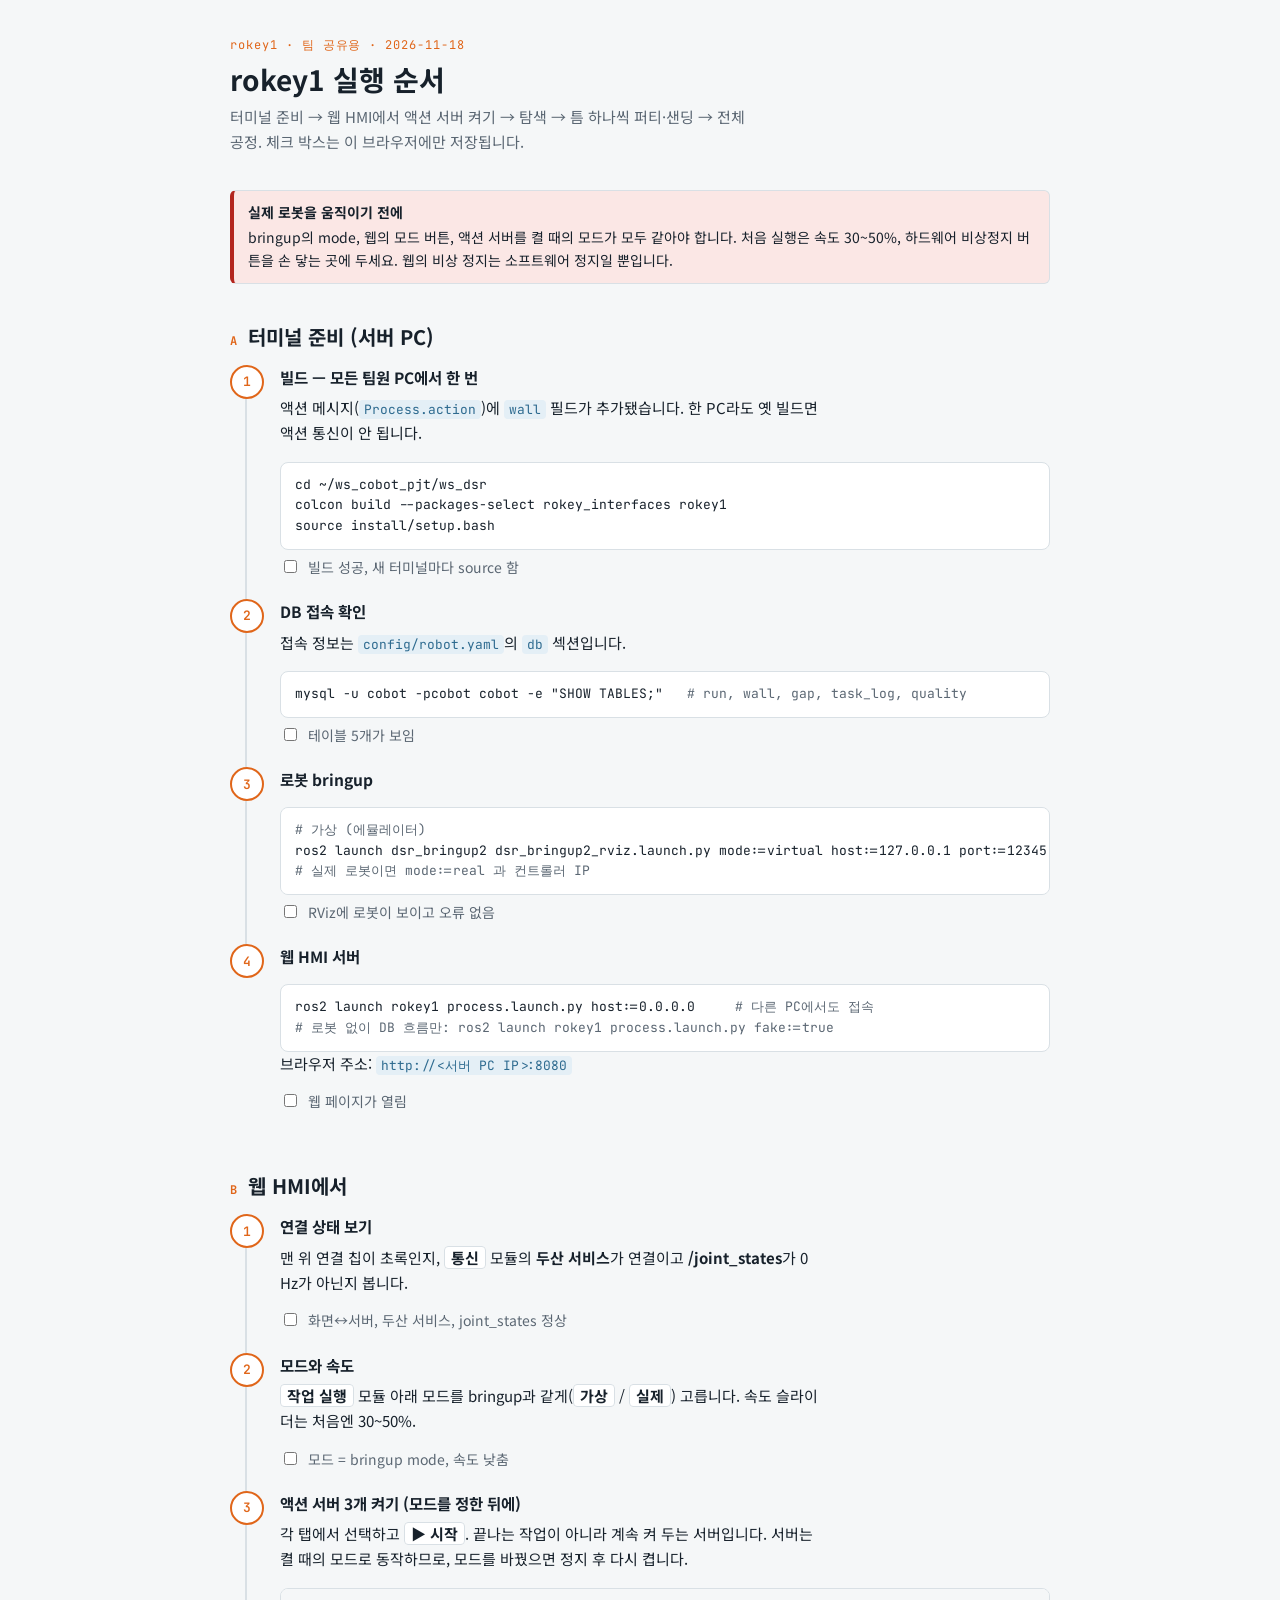
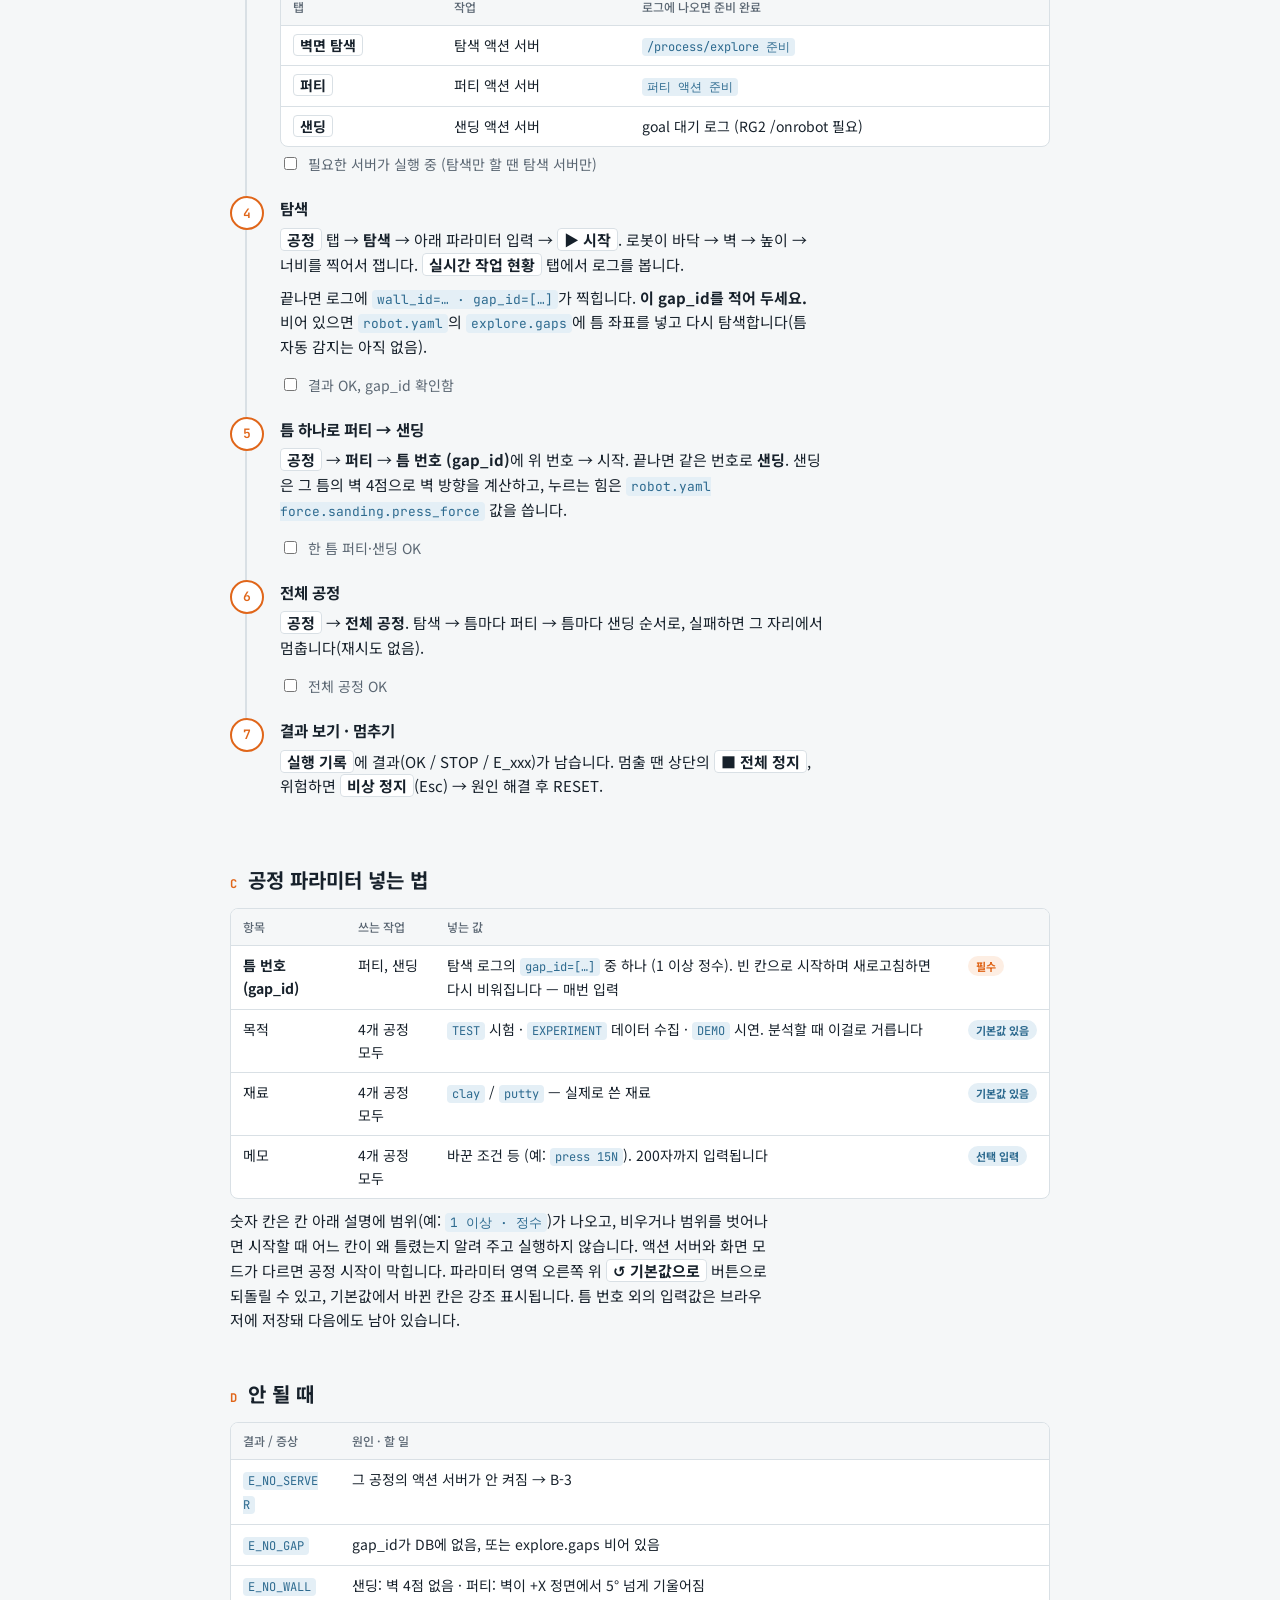
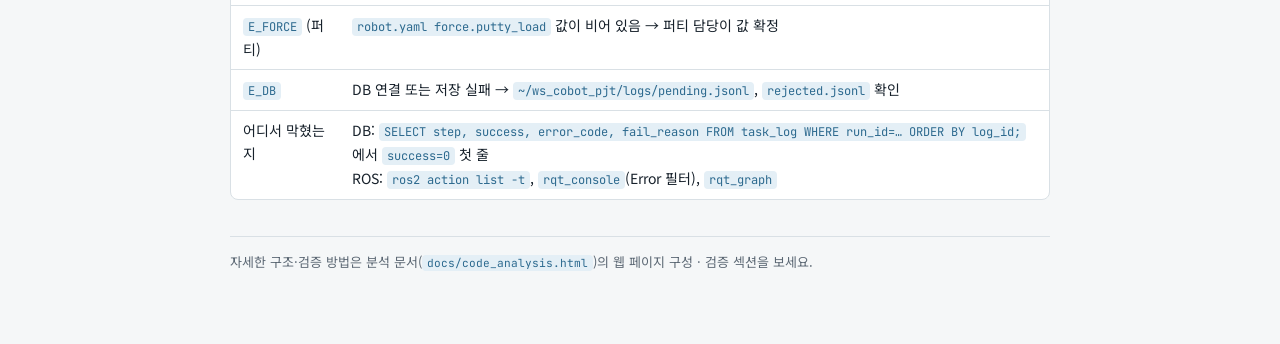
<file: 협동-1_ROS2_자동화공정/dosc/rokey1_run_guide.html>
<!doctype html>
<html lang="ko">
<meta charset="utf-8">
<meta name="viewport" content="width=device-width, initial-scale=1">
<title>rokey1 실행 순서</title>
<meta name="claude:viewport-fit-sides" content="cover">
<link rel="preconnect" href="https://fonts.googleapis.com">
<link rel="stylesheet" href="https://fonts.googleapis.com/css2?family=Noto+Sans+KR:wght@400;500;700&family=JetBrains+Mono:wght@400;600&display=swap">
<style>
/* 레이아웃: 한 줄 세로 흐름, 단계는 번호 레일 + 체크 박스 (현장에서 위→아래로 따라 하기) */
:root{
  --bg:#f5f7f8; --surface:#ffffff; --fg:#17212b; --muted:#5b6773; --line:#d9e0e5;
  --accent:#e0661a; --accent-soft:#fdeee3; --steel:#2d6a8f; --steel-soft:#e4eff6;
  --warn:#9a6500; --warn-soft:#fdf3dc; --bad:#b3261e; --bad-soft:#fbe7e5; --ok:#1d7a4c; --ok-soft:#e1f3e9;
  --sans:"Noto Sans KR",system-ui,-apple-system,"Apple SD Gothic Neo","Malgun Gothic",sans-serif;
  --mono:"JetBrains Mono",ui-monospace,SFMono-Regular,Menlo,Consolas,monospace;
}
@media (prefers-color-scheme:dark){:root:not([data-theme="light"]){
  --bg:#11161b; --surface:#182028; --fg:#e4e9ee; --muted:#93a1ad; --line:#2a3540;
  --accent:#ff8a3d; --accent-soft:#3a2416; --steel:#7fb6d8; --steel-soft:#16293a;
  --warn:#e8bf5a; --warn-soft:#352a12; --bad:#ff8a80; --bad-soft:#3b1d1b; --ok:#5fd19a; --ok-soft:#173226; color-scheme:dark}}
:root[data-theme="dark"]{
  --bg:#11161b; --surface:#182028; --fg:#e4e9ee; --muted:#93a1ad; --line:#2a3540;
  --accent:#ff8a3d; --accent-soft:#3a2416; --steel:#7fb6d8; --steel-soft:#16293a;
  --warn:#e8bf5a; --warn-soft:#352a12; --bad:#ff8a80; --bad-soft:#3b1d1b; --ok:#5fd19a; --ok-soft:#173226; color-scheme:dark}
body{background:var(--bg);color:var(--fg);font-family:var(--sans);font-size:15px;line-height:1.65;
  padding-left:max(16px,env(safe-area-inset-left,0px));padding-right:max(16px,env(safe-area-inset-right,0px));padding-block:28px 64px}
.page{max-width:820px;margin:0 auto;display:flex;flex-direction:column;gap:36px}
header h1{font-size:28px;line-height:1.25;margin:6px 0 8px;text-wrap:balance}
.eyebrow{font-family:var(--mono);font-size:12px;letter-spacing:.08em;color:var(--accent)}
.lede{color:var(--muted);margin:0;max-width:66ch}
h2{font-size:20px;margin:0 0 12px;text-wrap:balance;display:flex;gap:10px;align-items:baseline}
h2 .tag{font-family:var(--mono);font-size:12px;color:var(--accent);letter-spacing:.06em}
h3{font-size:15.5px;margin:0 0 6px}
p{margin:0 0 8px;max-width:68ch}
code{font-family:var(--mono);font-size:.86em;background:var(--steel-soft);color:var(--steel);padding:1px 5px;border-radius:4px;word-break:break-word}
pre{background:var(--surface);border:1px solid var(--line);border-radius:8px;padding:12px 14px;overflow-x:auto;
  font-family:var(--mono);font-size:13px;line-height:1.6;margin:8px 0 0}
pre .c{color:var(--muted)}
.callout{border:1px solid var(--line);border-left:4px solid var(--warn);background:var(--warn-soft);border-radius:6px;padding:10px 14px;font-size:14px}
.callout.bad{border-left-color:var(--bad);background:var(--bad-soft)}
.callout b{display:block;margin-bottom:2px}
/* 단계 */
ol.steps{list-style:none;margin:0;padding:0;display:flex;flex-direction:column;gap:0;counter-reset:s}
ol.steps>li{counter-increment:s;display:grid;grid-template-columns:36px minmax(0,1fr);gap:0 14px;position:relative;padding-bottom:20px}
ol.steps>li::before{content:counter(s);grid-row:1 / span 3;width:30px;height:30px;border-radius:50%;
  display:grid;place-items:center;font-family:var(--mono);font-weight:600;font-size:13px;
  background:var(--surface);border:2px solid var(--accent);color:var(--accent);position:relative;z-index:1}
ol.steps>li::after{content:"";position:absolute;left:15px;top:30px;bottom:0;width:2px;background:var(--line)}
ol.steps>li:last-child::after{display:none}
ol.steps>li>*{grid-column:2;min-width:0}
.check{display:flex;gap:8px;align-items:flex-start;font-size:14px;color:var(--muted);margin-top:6px}
.check input{margin-top:4px;accent-color:var(--accent)}
.check input:focus-visible{outline:2px solid var(--accent);outline-offset:2px}
/* 표 */
.tbl{overflow-x:auto;border:1px solid var(--line);border-radius:8px;background:var(--surface);margin-top:8px}
table{border-collapse:collapse;width:100%;min-width:540px;font-size:14px}
th,td{text-align:left;padding:8px 12px;border-bottom:1px solid var(--line);vertical-align:top}
th{font-size:12px;color:var(--muted);font-weight:500;background:var(--bg)}
tr:last-child td{border-bottom:0}
.pill{display:inline-block;font-size:11px;font-weight:700;padding:1px 8px;border-radius:999px;white-space:nowrap}
.p-req{background:var(--accent-soft);color:var(--accent)}
.p-opt{background:var(--steel-soft);color:var(--steel)}
.p-bad{background:var(--bad-soft);color:var(--bad)}
.ui{font-weight:700;color:var(--fg);background:var(--surface);border:1px solid var(--line);border-radius:4px;padding:0 6px;white-space:nowrap}
footer{font-size:13px;color:var(--muted);border-top:1px solid var(--line);padding-top:14px}
@media (prefers-reduced-motion:reduce){*{scroll-behavior:auto!important}}
</style>

<div class="page">
<header>
  <div class="eyebrow">rokey1 · 팀 공유용 · 2026-11-18</div>
  <h1>rokey1 실행 순서</h1>
  <p class="lede">터미널 준비 → 웹 HMI에서 액션 서버 켜기 → 탐색 → 틈 하나씩 퍼티·샌딩 → 전체 공정. 체크 박스는 이 브라우저에만 저장됩니다.</p>
</header>

<div class="callout bad"><b>실제 로봇을 움직이기 전에</b>bringup의 mode, 웹의 모드 버튼, 액션 서버를 켤 때의 모드가 모두 같아야 합니다. 처음 실행은 속도 30~50%, 하드웨어 비상정지 버튼을 손 닿는 곳에 두세요. 웹의 비상 정지는 소프트웨어 정지일 뿐입니다.</div>

<section>
  <h2><span class="tag">A</span>터미널 준비 (서버 PC)</h2>
  <ol class="steps">
    <li>
      <h3>빌드 — 모든 팀원 PC에서 한 번</h3>
      <p>액션 메시지(<code>Process.action</code>)에 <code>wall</code> 필드가 추가됐습니다. 한 PC라도 옛 빌드면 액션 통신이 안 됩니다.</p>
<pre>cd ~/ws_cobot_pjt/ws_dsr
colcon build --packages-select rokey_interfaces rokey1
source install/setup.bash</pre>
      <label class="check"><input type="checkbox" id="c-build"> 빌드 성공, 새 터미널마다 source 함</label>
    </li>
    <li>
      <h3>DB 접속 확인</h3>
      <p>접속 정보는 <code>config/robot.yaml</code>의 <code>db</code> 섹션입니다.</p>
<pre>mysql -u cobot -pcobot cobot -e "SHOW TABLES;"   <span class="c"># run, wall, gap, task_log, quality</span></pre>
      <label class="check"><input type="checkbox" id="c-db"> 테이블 5개가 보임</label>
    </li>
    <li>
      <h3>로봇 bringup</h3>
<pre><span class="c"># 가상 (에뮬레이터)</span>
ros2 launch dsr_bringup2 dsr_bringup2_rviz.launch.py mode:=virtual host:=127.0.0.1 port:=12345 model:=m0609
<span class="c"># 실제 로봇이면 mode:=real 과 컨트롤러 IP</span></pre>
      <label class="check"><input type="checkbox" id="c-bringup"> RViz에 로봇이 보이고 오류 없음</label>
    </li>
    <li>
      <h3>웹 HMI 서버</h3>
<pre>ros2 launch rokey1 process.launch.py host:=0.0.0.0     <span class="c"># 다른 PC에서도 접속</span>
<span class="c"># 로봇 없이 DB 흐름만: ros2 launch rokey1 process.launch.py fake:=true</span></pre>
      <p>브라우저 주소: <code>http://&lt;서버 PC IP&gt;:8080</code></p>
      <label class="check"><input type="checkbox" id="c-hmi"> 웹 페이지가 열림</label>
    </li>
  </ol>
</section>

<section>
  <h2><span class="tag">B</span>웹 HMI에서</h2>
  <ol class="steps">
    <li>
      <h3>연결 상태 보기</h3>
      <p>맨 위 연결 칩이 초록인지, <span class="ui">통신</span> 모듈의 <b>두산 서비스</b>가 연결이고 <b>/joint_states</b>가 0 Hz가 아닌지 봅니다.</p>
      <label class="check"><input type="checkbox" id="c-link"> 화면↔서버, 두산 서비스, joint_states 정상</label>
    </li>
    <li>
      <h3>모드와 속도</h3>
      <p><span class="ui">작업 실행</span> 모듈 아래 모드를 bringup과 같게(<span class="ui">가상</span> / <span class="ui">실제</span>) 고릅니다. 속도 슬라이더는 처음엔 30~50%.</p>
      <label class="check"><input type="checkbox" id="c-mode"> 모드 = bringup mode, 속도 낮춤</label>
    </li>
    <li>
      <h3>액션 서버 3개 켜기 (모드를 정한 뒤에)</h3>
      <p>각 탭에서 선택하고 <span class="ui">▶ 시작</span>. 끝나는 작업이 아니라 계속 켜 두는 서버입니다. 서버는 켤 때의 모드로 동작하므로, 모드를 바꿨으면 정지 후 다시 켭니다.</p>
      <div class="tbl"><table>
        <thead><tr><th>탭</th><th>작업</th><th>로그에 나오면 준비 완료</th></tr></thead>
        <tbody>
          <tr><td><span class="ui">벽면 탐색</span></td><td>탐색 액션 서버</td><td><code>/process/explore 준비</code></td></tr>
          <tr><td><span class="ui">퍼티</span></td><td>퍼티 액션 서버</td><td><code>퍼티 액션 준비</code></td></tr>
          <tr><td><span class="ui">샌딩</span></td><td>샌딩 액션 서버</td><td>goal 대기 로그 (RG2 /onrobot 필요)</td></tr>
        </tbody>
      </table></div>
      <label class="check"><input type="checkbox" id="c-servers"> 필요한 서버가 실행 중 (탐색만 할 땐 탐색 서버만)</label>
    </li>
    <li>
      <h3>탐색</h3>
      <p><span class="ui">공정</span> 탭 → <b>탐색</b> → 아래 파라미터 입력 → <span class="ui">▶ 시작</span>. 로봇이 바닥 → 벽 → 높이 → 너비를 찍어서 잽니다. <span class="ui">실시간 작업 현황</span> 탭에서 로그를 봅니다.</p>
      <p>끝나면 로그에 <code>wall_id=… · gap_id=[…]</code>가 찍힙니다. <b>이 gap_id를 적어 두세요.</b> 비어 있으면 <code>robot.yaml</code>의 <code>explore.gaps</code>에 틈 좌표를 넣고 다시 탐색합니다(틈 자동 감지는 아직 없음).</p>
      <label class="check"><input type="checkbox" id="c-explore"> 결과 OK, gap_id 확인함</label>
    </li>
    <li>
      <h3>틈 하나로 퍼티 → 샌딩</h3>
      <p><span class="ui">공정</span> → <b>퍼티</b> → <b>틈 번호 (gap_id)</b>에 위 번호 → 시작. 끝나면 같은 번호로 <b>샌딩</b>. 샌딩은 그 틈의 벽 4점으로 벽 방향을 계산하고, 누르는 힘은 <code>robot.yaml force.sanding.press_force</code> 값을 씁니다.</p>
      <label class="check"><input type="checkbox" id="c-one"> 한 틈 퍼티·샌딩 OK</label>
    </li>
    <li>
      <h3>전체 공정</h3>
      <p><span class="ui">공정</span> → <b>전체 공정</b>. 탐색 → 틈마다 퍼티 → 틈마다 샌딩 순서로, 실패하면 그 자리에서 멈춥니다(재시도 없음).</p>
      <label class="check"><input type="checkbox" id="c-all"> 전체 공정 OK</label>
    </li>
    <li>
      <h3>결과 보기 · 멈추기</h3>
      <p><span class="ui">실행 기록</span>에 결과(OK / STOP / E_xxx)가 남습니다. 멈출 땐 상단의 <span class="ui">■ 전체 정지</span>, 위험하면 <span class="ui">비상 정지</span>(Esc) → 원인 해결 후 RESET.</p>
    </li>
  </ol>
</section>

<section>
  <h2><span class="tag">C</span>공정 파라미터 넣는 법</h2>
  <div class="tbl"><table>
    <thead><tr><th>항목</th><th>쓰는 작업</th><th>넣는 값</th><th></th></tr></thead>
    <tbody>
      <tr><td><b>틈 번호 (gap_id)</b></td><td>퍼티, 샌딩</td><td>탐색 로그의 <code>gap_id=[…]</code> 중 하나 (1 이상 정수). 빈 칸으로 시작하며 새로고침하면 다시 비워집니다 — 매번 입력</td><td><span class="pill p-req">필수</span></td></tr>
      <tr><td>목적</td><td>4개 공정 모두</td><td><code>TEST</code> 시험 · <code>EXPERIMENT</code> 데이터 수집 · <code>DEMO</code> 시연. 분석할 때 이걸로 거릅니다</td><td><span class="pill p-opt">기본값 있음</span></td></tr>
      <tr><td>재료</td><td>4개 공정 모두</td><td><code>clay</code> / <code>putty</code> — 실제로 쓴 재료</td><td><span class="pill p-opt">기본값 있음</span></td></tr>
      <tr><td>메모</td><td>4개 공정 모두</td><td>바꾼 조건 등 (예: <code>press 15N</code>). 200자까지 입력됩니다</td><td><span class="pill p-opt">선택 입력</span></td></tr>
    </tbody>
  </table></div>
  <p style="margin-top:10px">숫자 칸은 칸 아래 설명에 범위(예: <code>1 이상 · 정수</code>)가 나오고, 비우거나 범위를 벗어나면 시작할 때 어느 칸이 왜 틀렸는지 알려 주고 실행하지 않습니다. 액션 서버와 화면 모드가 다르면 공정 시작이 막힙니다. 파라미터 영역 오른쪽 위 <span class="ui">↺ 기본값으로</span> 버튼으로 되돌릴 수 있고, 기본값에서 바뀐 칸은 강조 표시됩니다. 틈 번호 외의 입력값은 브라우저에 저장돼 다음에도 남아 있습니다.</p>
</section>

<section>
  <h2><span class="tag">D</span>안 될 때</h2>
  <div class="tbl"><table>
    <thead><tr><th>결과 / 증상</th><th>원인 · 할 일</th></tr></thead>
    <tbody>
      <tr><td><code>E_NO_SERVER</code></td><td>그 공정의 액션 서버가 안 켜짐 → B-3</td></tr>
      <tr><td><code>E_NO_GAP</code></td><td>gap_id가 DB에 없음, 또는 explore.gaps 비어 있음</td></tr>
      <tr><td><code>E_NO_WALL</code></td><td>샌딩: 벽 4점 없음 · 퍼티: 벽이 +X 정면에서 5° 넘게 기울어짐</td></tr>
      <tr><td><code>E_FORCE</code> (퍼티)</td><td><code>robot.yaml force.putty_load</code> 값이 비어 있음 → 퍼티 담당이 값 확정</td></tr>
      <tr><td><code>E_DB</code></td><td>DB 연결 또는 저장 실패 → <code>~/ws_cobot_pjt/logs/pending.jsonl</code>, <code>rejected.jsonl</code> 확인</td></tr>
      <tr><td>어디서 막혔는지</td><td>DB: <code>SELECT step, success, error_code, fail_reason FROM task_log WHERE run_id=… ORDER BY log_id;</code>에서 <code>success=0</code> 첫 줄<br>ROS: <code>ros2 action list -t</code>, <code>rqt_console</code>(Error 필터), <code>rqt_graph</code></td></tr>
    </tbody>
  </table></div>
</section>

<footer>자세한 구조·검증 방법은 분석 문서(<code>docs/code_analysis.html</code>)의 웹 페이지 구성 · 검증 섹션을 보세요.</footer>
</div>

<script>
(function(){
  var KEY='rokey1-run-guide';
  var saved={};
  try{saved=JSON.parse(localStorage.getItem(KEY))||{};}catch(e){saved={};}
  document.querySelectorAll('.check input').forEach(function(el){
    if(saved[el.id]) el.checked=true;
    el.addEventListener('change',function(){
      saved[el.id]=el.checked;
      try{localStorage.setItem(KEY,JSON.stringify(saved));}catch(e){}
    });
  });
})();
</script>
</file>
